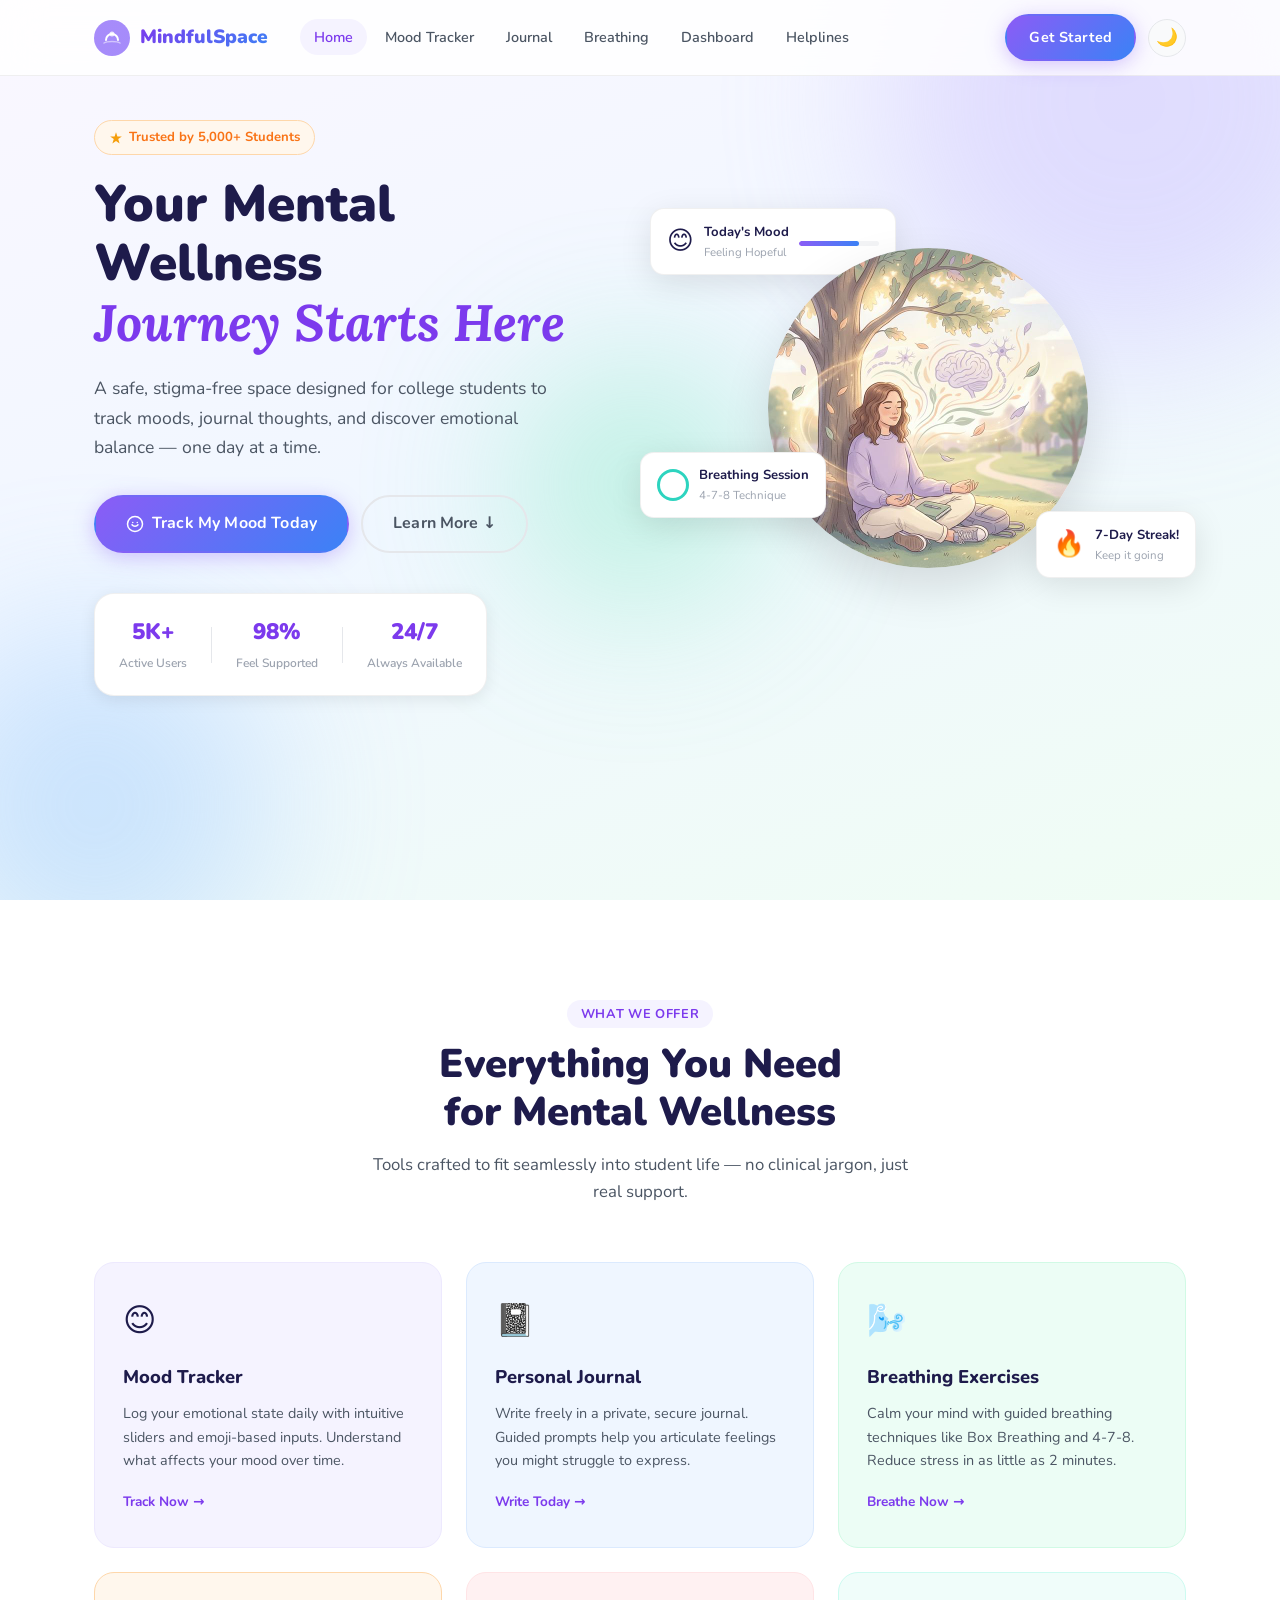
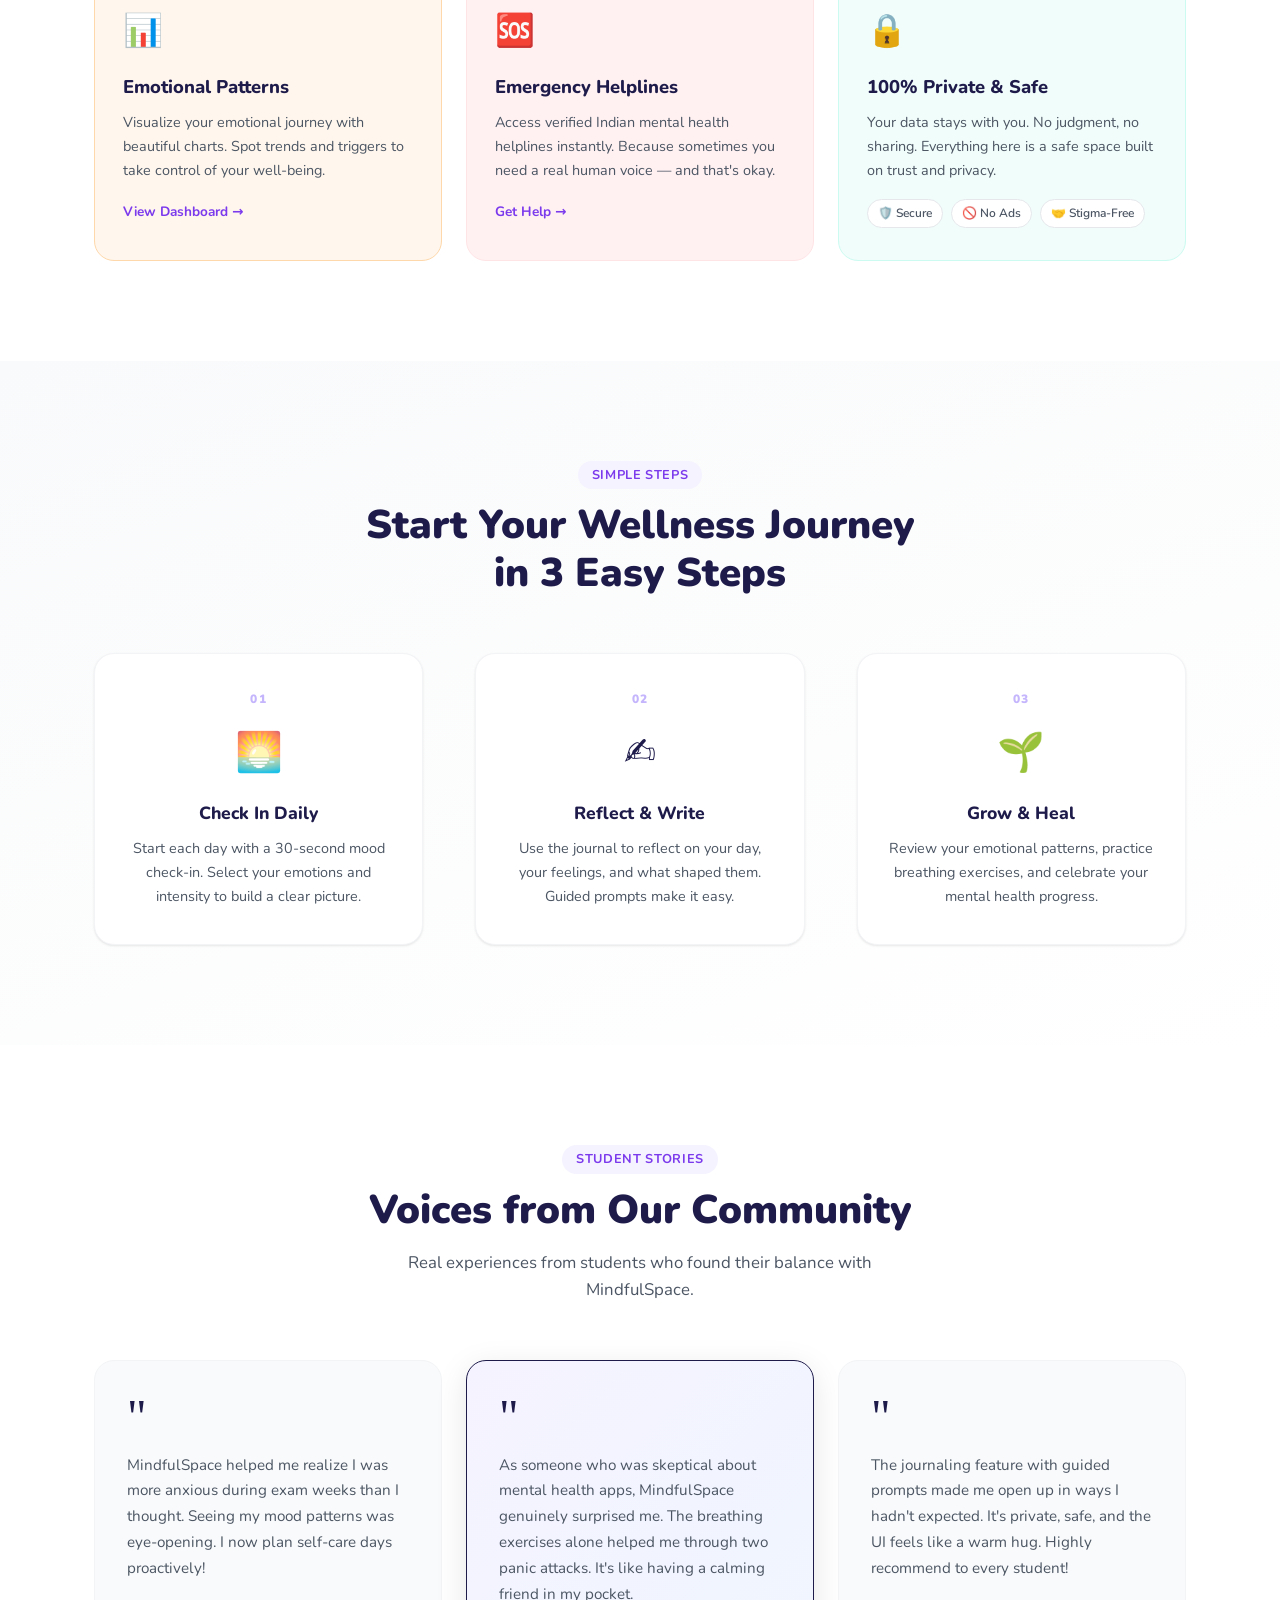
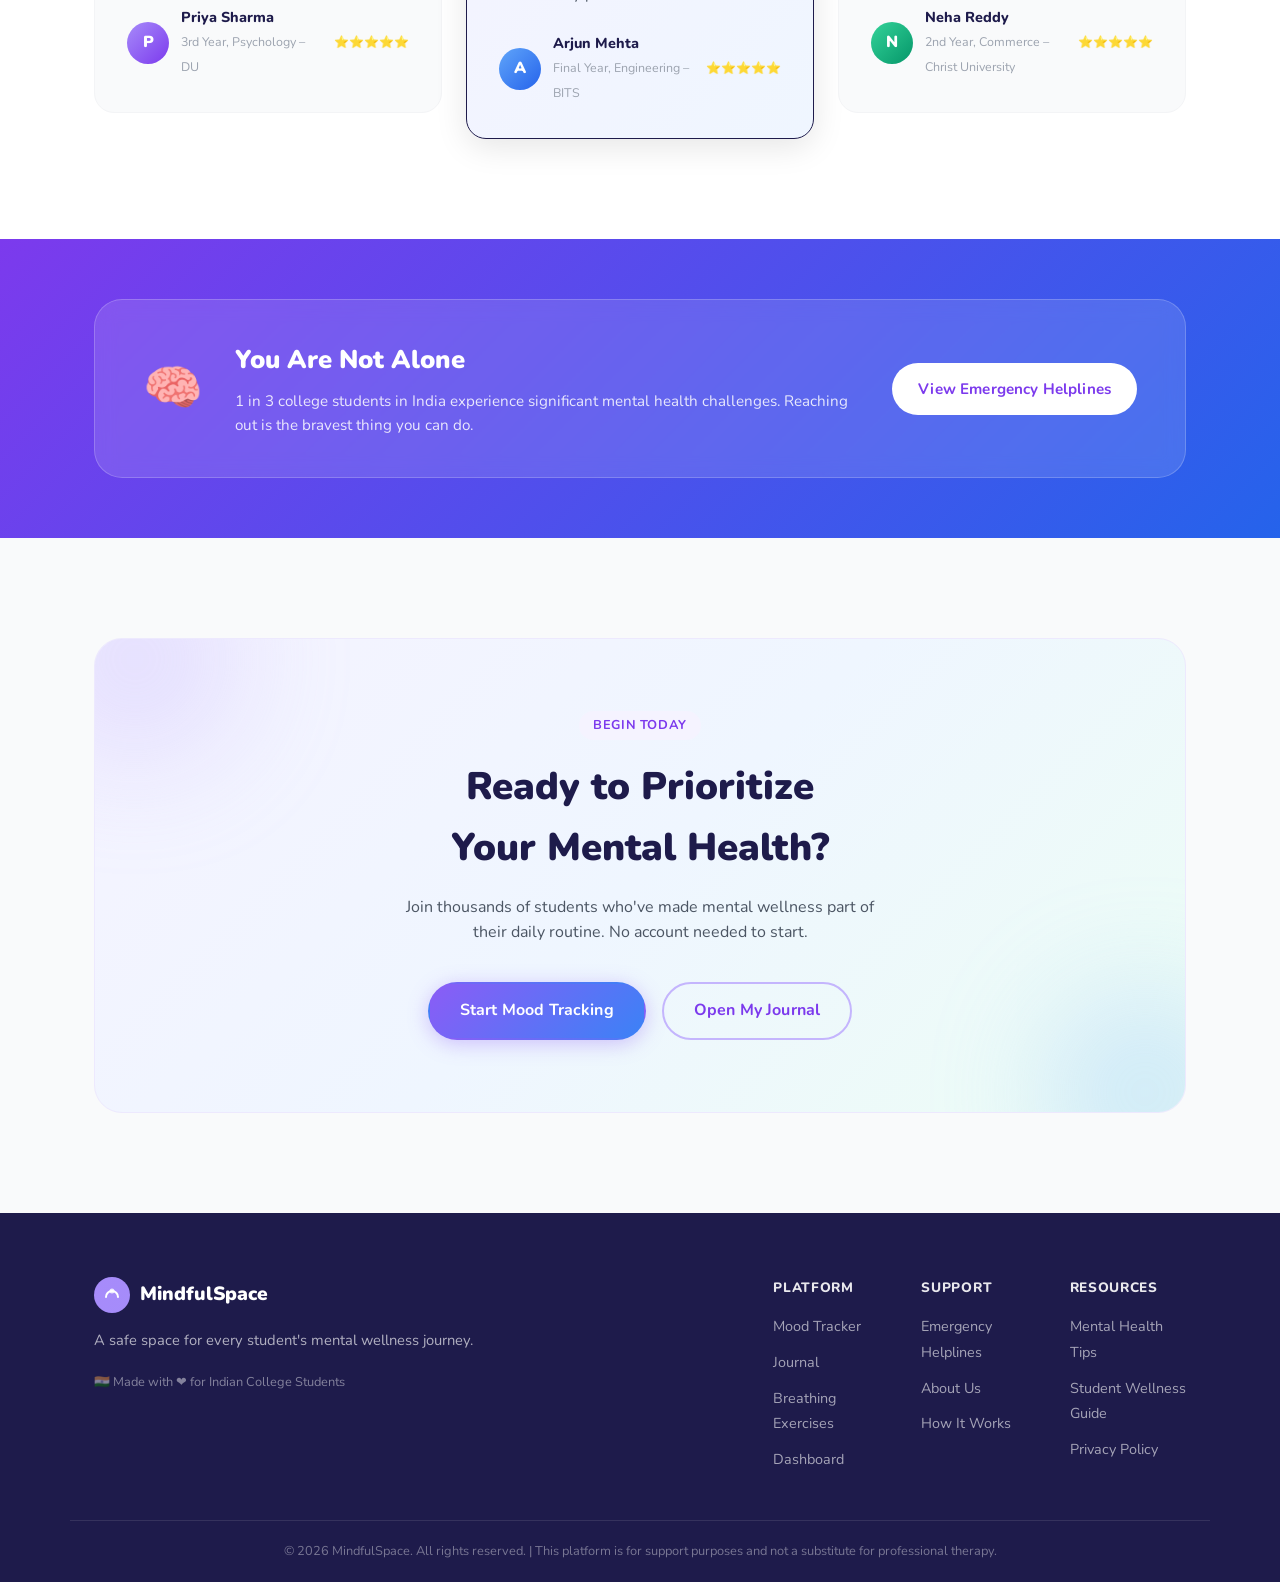
<file: index.html>
﻿<!DOCTYPE html>
<html lang="en">
<head>
  <meta charset="UTF-8" />
  <meta name="viewport" content="width=device-width, initial-scale=1.0" />
  <meta name="description" content="MindfulSpace – A safe, private, and accessible mental health support platform for college students. Track moods, journal your thoughts, and access wellness tools." />
  <title>MindfulSpace – Mental Wellness for College Students</title>
  <link rel="preconnect" href="https://fonts.googleapis.com" />
  <link rel="preconnect" href="https://fonts.gstatic.com" crossorigin />
  <link href="https://fonts.googleapis.com/css2?family=Nunito:wght@300;400;500;600;700;800;900&family=Lora:ital,wght@0,400;0,600;1,400&display=swap" rel="stylesheet" />
  <script>if(localStorage.getItem('msTheme')==='dark')document.documentElement.setAttribute('data-theme','dark');</script>
  <link rel="stylesheet" href="css/style.css" />
</head>
<body>

  <!-- ─── NAVBAR ─── -->
  <nav class="navbar" id="navbar">
    <div class="nav-container">
      <a href="index.html" class="nav-logo">
        <div class="logo-icon">
          <svg viewBox="0 0 36 36" fill="none" xmlns="http://www.w3.org/2000/svg">
            <circle cx="18" cy="18" r="18" fill="url(#logoGrad)"/>
            <path d="M12 20c0-3.314 2.686-6 6-6s6 2.686 6 6" stroke="#fff" stroke-width="2" stroke-linecap="round"/>
            <circle cx="18" cy="14" r="2.5" fill="#fff" opacity="0.8"/>
            <path d="M10 23c1.5-1 4-1.5 8-1.5s6.5.5 8 1.5" stroke="#fff" stroke-width="1.5" stroke-linecap="round" opacity="0.5"/>
            <defs>
              <linearGradient id="logoGrad" x1="0" y1="0" x2="36" y2="36">
                <stop offset="0%" stop-color="#A78BFA"/>
                <stop offset="100%" stop-color="#60A5FA"/>
              </linearGradient>
            </defs>
          </svg>
        </div>
        <span class="logo-text">MindfulSpace</span>
      </a>

      <ul class="nav-links" id="navLinks">
        <li><a href="index.html" class="nav-link active">Home</a></li>
        <li><a href="mood-tracker.html" class="nav-link">Mood Tracker</a></li>
        <li><a href="journal.html" class="nav-link">Journal</a></li>
        <li><a href="breathing.html" class="nav-link">Breathing</a></li>
        <li><a href="dashboard.html" class="nav-link">Dashboard</a></li>
        <li><a href="helplines.html" class="nav-link">Helplines</a></li>
      </ul>

      <div class="nav-actions">
        <a href="mood-tracker.html" class="btn btn-primary nav-cta">Get Started</a>
        <button class="theme-toggle-btn" id="themeToggle" aria-label="Toggle dark mode"></button>
        <button class="hamburger" id="hamburger" aria-label="Toggle menu">
          <span></span><span></span><span></span>
        </button>
      </div>
    </div>
  </nav>

  <!-- ─── HERO ─── -->
  <section class="hero" id="home">
    <div class="hero-bg-shapes">
      <div class="shape shape-1"></div>
      <div class="shape shape-2"></div>
      <div class="shape shape-3"></div>
    </div>
    <div class="container hero-container">
      <div class="hero-content" data-animate="fade-up">
        <span class="hero-badge">
          <svg width="14" height="14" viewBox="0 0 24 24" fill="none"><path d="M12 2l2.4 7.4H22l-6.2 4.5 2.4 7.4L12 17l-6.2 4.3 2.4-7.4L2 9.4h7.6L12 2z" fill="#F59E0B"/></svg>
          Trusted by 5,000+ Students
        </span>
        <h1 class="hero-title">Your Mental Wellness<br/><em>Journey Starts Here</em></h1>
        <p class="hero-subtitle">A safe, stigma-free space designed for college students to track moods, journal thoughts, and discover emotional balance — one day at a time.</p>
        <div class="hero-actions">
          <a href="mood-tracker.html" class="btn btn-primary btn-lg">
            <svg width="18" height="18" viewBox="0 0 24 24" fill="none"><circle cx="12" cy="12" r="10" stroke="white" stroke-width="2"/><path d="M8 13s1.5 2 4 2 4-2 4-2" stroke="white" stroke-width="2" stroke-linecap="round"/><circle cx="9" cy="10" r="1" fill="white"/><circle cx="15" cy="10" r="1" fill="white"/></svg>
            Track My Mood Today
          </a>
          <a href="#features" class="btn btn-ghost btn-lg">Learn More ↓</a>
        </div>
        <div class="hero-stats">
          <div class="stat-item">
            <span class="stat-num">5K+</span>
            <span class="stat-label">Active Users</span>
          </div>
          <div class="stat-divider"></div>
          <div class="stat-item">
            <span class="stat-num">98%</span>
            <span class="stat-label">Feel Supported</span>
          </div>
          <div class="stat-divider"></div>
          <div class="stat-item">
            <span class="stat-num">24/7</span>
            <span class="stat-label">Always Available</span>
          </div>
        </div>
      </div>
      <div class="hero-visual" data-animate="fade-left">
        <div class="hero-card-stack">
          <div class="floating-card card-mood">
            <div class="card-icon">😊</div>
            <div class="card-info">
              <span class="card-title">Today's Mood</span>
              <span class="card-sub">Feeling Hopeful</span>
            </div>
            <div class="mood-bar-mini">
              <div class="mood-fill" style="width:75%"></div>
            </div>
          </div>
          <div class="hero-illustration-wrap">
            <img src="assets/hero-illustration.png" alt="Student finding mental peace" class="hero-img" />
          </div>
          <div class="floating-card card-streak">
            <div class="streak-fire">🔥</div>
            <div class="card-info">
              <span class="card-title">7-Day Streak!</span>
              <span class="card-sub">Keep it going</span>
            </div>
          </div>
          <div class="floating-card card-breath">
            <div class="breath-ring"></div>
            <div class="card-info">
              <span class="card-title">Breathing Session</span>
              <span class="card-sub">4-7-8 Technique</span>
            </div>
          </div>
        </div>
      </div>
    </div>
  </section>

  <!-- ─── FEATURES ─── -->
  <section class="features" id="features">
    <div class="container">
      <div class="section-header" data-animate="fade-up">
        <span class="section-tag">What We Offer</span>
        <h2 class="section-title">Everything You Need<br/>for Mental Wellness</h2>
        <p class="section-subtitle">Tools crafted to fit seamlessly into student life — no clinical jargon, just real support.</p>
      </div>
      <div class="features-grid">

        <a href="mood-tracker.html" class="feature-card feature-card--purple" data-animate="fade-up" data-delay="100">
          <div class="feature-icon-wrap">
            <span class="feature-emoji">😊</span>
          </div>
          <h3>Mood Tracker</h3>
          <p>Log your emotional state daily with intuitive sliders and emoji-based inputs. Understand what affects your mood over time.</p>
          <span class="feature-link">Track Now →</span>
        </a>

        <a href="journal.html" class="feature-card feature-card--blue" data-animate="fade-up" data-delay="200">
          <div class="feature-icon-wrap">
            <span class="feature-emoji">📓</span>
          </div>
          <h3>Personal Journal</h3>
          <p>Write freely in a private, secure journal. Guided prompts help you articulate feelings you might struggle to express.</p>
          <span class="feature-link">Write Today →</span>
        </a>

        <a href="breathing.html" class="feature-card feature-card--green" data-animate="fade-up" data-delay="300">
          <div class="feature-icon-wrap">
            <span class="feature-emoji">🌬️</span>
          </div>
          <h3>Breathing Exercises</h3>
          <p>Calm your mind with guided breathing techniques like Box Breathing and 4-7-8. Reduce stress in as little as 2 minutes.</p>
          <span class="feature-link">Breathe Now →</span>
        </a>

        <a href="dashboard.html" class="feature-card feature-card--peach" data-animate="fade-up" data-delay="400">
          <div class="feature-icon-wrap">
            <span class="feature-emoji">📊</span>
          </div>
          <h3>Emotional Patterns</h3>
          <p>Visualize your emotional journey with beautiful charts. Spot trends and triggers to take control of your well-being.</p>
          <span class="feature-link">View Dashboard →</span>
        </a>

        <a href="helplines.html" class="feature-card feature-card--rose" data-animate="fade-up" data-delay="500">
          <div class="feature-icon-wrap">
            <span class="feature-emoji">🆘</span>
          </div>
          <h3>Emergency Helplines</h3>
          <p>Access verified Indian mental health helplines instantly. Because sometimes you need a real human voice — and that's okay.</p>
          <span class="feature-link">Get Help →</span>
        </a>

        <div class="feature-card feature-card--teal feature-card--highlight" data-animate="fade-up" data-delay="600">
          <div class="feature-icon-wrap">
            <span class="feature-emoji">🔒</span>
          </div>
          <h3>100% Private & Safe</h3>
          <p>Your data stays with you. No judgment, no sharing. Everything here is a safe space built on trust and privacy.</p>
          <div class="privacy-badges">
            <span class="badge">🛡️ Secure</span>
            <span class="badge">🚫 No Ads</span>
            <span class="badge">🤝 Stigma-Free</span>
          </div>
        </div>

      </div>
    </div>
  </section>

  <!-- ─── HOW IT WORKS ─── -->
  <section class="how-it-works">
    <div class="container">
      <div class="section-header" data-animate="fade-up">
        <span class="section-tag">Simple Steps</span>
        <h2 class="section-title">Start Your Wellness Journey<br/>in 3 Easy Steps</h2>
      </div>
      <div class="steps-container">
        <div class="step-card" data-animate="fade-up" data-delay="100">
          <div class="step-number">01</div>
          <div class="step-icon">🌅</div>
          <h3>Check In Daily</h3>
          <p>Start each day with a 30-second mood check-in. Select your emotions and intensity to build a clear picture.</p>
        </div>
        <div class="step-connector"></div>
        <div class="step-card" data-animate="fade-up" data-delay="200">
          <div class="step-number">02</div>
          <div class="step-icon">✍️</div>
          <h3>Reflect & Write</h3>
          <p>Use the journal to reflect on your day, your feelings, and what shaped them. Guided prompts make it easy.</p>
        </div>
        <div class="step-connector"></div>
        <div class="step-card" data-animate="fade-up" data-delay="300">
          <div class="step-number">03</div>
          <div class="step-icon">🌱</div>
          <h3>Grow & Heal</h3>
          <p>Review your emotional patterns, practice breathing exercises, and celebrate your mental health progress.</p>
        </div>
      </div>
    </div>
  </section>

  <!-- ─── TESTIMONIALS ─── -->
  <section class="testimonials">
    <div class="container">
      <div class="section-header" data-animate="fade-up">
        <span class="section-tag">Student Stories</span>
        <h2 class="section-title">Voices from Our Community</h2>
        <p class="section-subtitle">Real experiences from students who found their balance with MindfulSpace.</p>
      </div>
      <div class="testimonials-grid">

        <div class="testimonial-card" data-animate="fade-up" data-delay="100">
          <div class="quote-icon">"</div>
          <p class="testimonial-text">MindfulSpace helped me realize I was more anxious during exam weeks than I thought. Seeing my mood patterns was eye-opening. I now plan self-care days proactively!</p>
          <div class="testimonial-author">
            <div class="author-avatar" style="background: linear-gradient(135deg,#A78BFA,#7C3AED)">P</div>
            <div class="author-info">
              <span class="author-name">Priya Sharma</span>
              <span class="author-detail">3rd Year, Psychology – DU</span>
            </div>
            <div class="stars">⭐⭐⭐⭐⭐</div>
          </div>
        </div>

        <div class="testimonial-card testimonial-card--featured" data-animate="fade-up" data-delay="200">
          <div class="quote-icon">"</div>
          <p class="testimonial-text">As someone who was skeptical about mental health apps, MindfulSpace genuinely surprised me. The breathing exercises alone helped me through two panic attacks. It's like having a calming friend in my pocket.</p>
          <div class="testimonial-author">
            <div class="author-avatar" style="background: linear-gradient(135deg,#60A5FA,#2563EB)">A</div>
            <div class="author-info">
              <span class="author-name">Arjun Mehta</span>
              <span class="author-detail">Final Year, Engineering – BITS</span>
            </div>
            <div class="stars">⭐⭐⭐⭐⭐</div>
          </div>
        </div>

        <div class="testimonial-card" data-animate="fade-up" data-delay="300">
          <div class="quote-icon">"</div>
          <p class="testimonial-text">The journaling feature with guided prompts made me open up in ways I hadn't expected. It's private, safe, and the UI feels like a warm hug. Highly recommend to every student!</p>
          <div class="testimonial-author">
            <div class="author-avatar" style="background: linear-gradient(135deg,#34D399,#059669)">N</div>
            <div class="author-info">
              <span class="author-name">Neha Reddy</span>
              <span class="author-detail">2nd Year, Commerce – Christ University</span>
            </div>
            <div class="stars">⭐⭐⭐⭐⭐</div>
          </div>
        </div>

      </div>
    </div>
  </section>

  <!-- ─── AWARENESS BANNER ─── -->
  <section class="awareness-banner">
    <div class="container awareness-container">
      <div class="awareness-content" data-animate="fade-up">
        <div class="awareness-icon">🧠</div>
        <div class="awareness-text">
          <h2>You Are Not Alone</h2>
          <p>1 in 3 college students in India experience significant mental health challenges. Reaching out is the bravest thing you can do.</p>
        </div>
        <a href="helplines.html" class="btn btn-white">View Emergency Helplines</a>
      </div>
    </div>
  </section>

  <!-- ─── CTA ─── -->
  <section class="cta-section">
    <div class="container">
      <div class="cta-card" data-animate="fade-up">
        <div class="cta-decoration cta-dec-1"></div>
        <div class="cta-decoration cta-dec-2"></div>
        <span class="section-tag">Begin Today</span>
        <h2>Ready to Prioritize<br/>Your Mental Health?</h2>
        <p>Join thousands of students who've made mental wellness part of their daily routine. No account needed to start.</p>
        <div class="cta-actions">
          <a href="mood-tracker.html" class="btn btn-primary btn-lg">Start Mood Tracking</a>
          <a href="journal.html" class="btn btn-outline btn-lg">Open My Journal</a>
        </div>
      </div>
    </div>
  </section>

  <!-- ─── FOOTER ─── -->
  <footer class="footer">
    <div class="container footer-container">
      <div class="footer-brand">
        <a href="index.html" class="nav-logo footer-logo">
          <div class="logo-icon">
            <svg viewBox="0 0 36 36" fill="none" xmlns="http://www.w3.org/2000/svg">
              <circle cx="18" cy="18" r="18" fill="url(#footerLogoGrad)"/>
              <path d="M12 20c0-3.314 2.686-6 6-6s6 2.686 6 6" stroke="#fff" stroke-width="2" stroke-linecap="round"/>
              <circle cx="18" cy="14" r="2.5" fill="#fff" opacity="0.8"/>
              <defs>
                <linearGradient id="footerLogoGrad" x1="0" y1="0" x2="36" y2="36">
                  <stop offset="0%" stop-color="#A78BFA"/>
                  <stop offset="100%" stop-color="#60A5FA"/>
                </linearGradient>
              </defs>
            </svg>
          </div>
          <span class="logo-text">MindfulSpace</span>
        </a>
        <p class="footer-tagline">A safe space for every student's mental wellness journey.</p>
        <div class="footer-note">
          <span>🇮🇳 Made with ❤️ for Indian College Students</span>
        </div>
      </div>
      <div class="footer-links-grid">
        <div class="footer-col">
          <h4>Platform</h4>
          <ul>
            <li><a href="mood-tracker.html">Mood Tracker</a></li>
            <li><a href="journal.html">Journal</a></li>
            <li><a href="breathing.html">Breathing Exercises</a></li>
            <li><a href="dashboard.html">Dashboard</a></li>
          </ul>
        </div>
        <div class="footer-col">
          <h4>Support</h4>
          <ul>
            <li><a href="helplines.html">Emergency Helplines</a></li>
            <li><a href="#features">About Us</a></li>
            <li><a href="#features">How It Works</a></li>
          </ul>
        </div>
        <div class="footer-col">
          <h4>Resources</h4>
          <ul>
            <li><a href="#">Mental Health Tips</a></li>
            <li><a href="#">Student Wellness Guide</a></li>
            <li><a href="#">Privacy Policy</a></li>
          </ul>
        </div>
      </div>
    </div>
    <div class="footer-bottom">
      <div class="container">
        <p>© 2026 MindfulSpace. All rights reserved. | This platform is for support purposes and not a substitute for professional therapy.</p>
      </div>
    </div>
  </footer>

  <script src="js/main.js"></script>
</body>
</html>
</file>
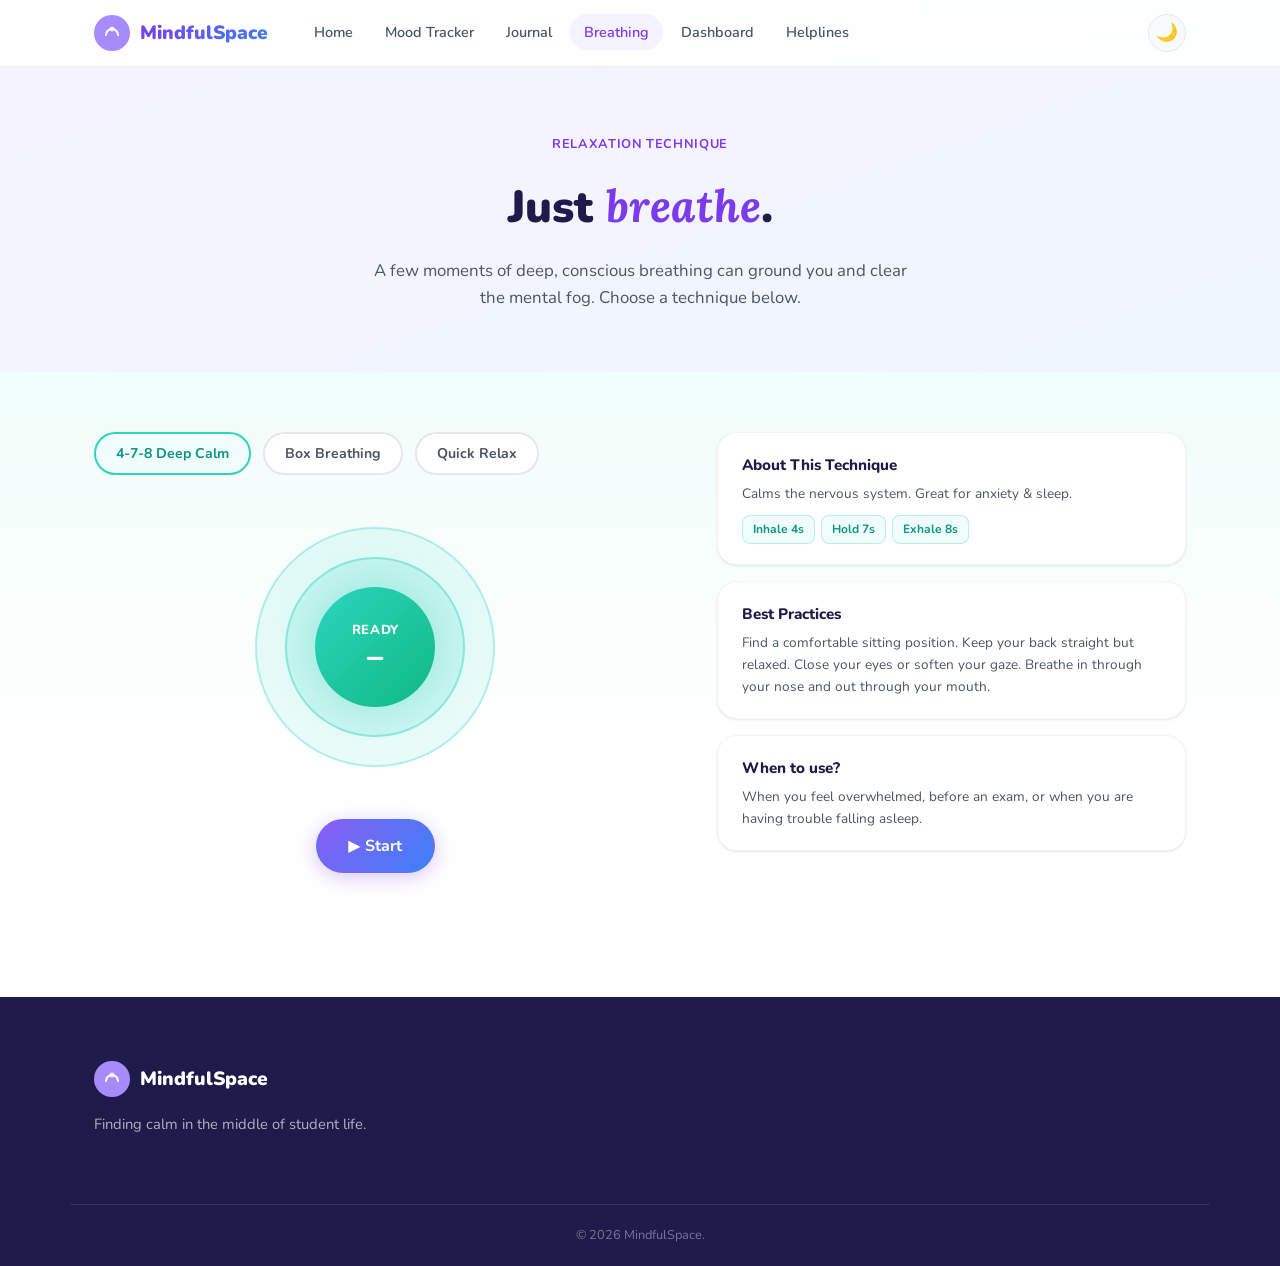
<file: breathing.html>
﻿<!DOCTYPE html>
<html lang="en">
<head>
  <meta charset="UTF-8" />
  <meta name="viewport" content="width=device-width, initial-scale=1.0" />
  <title>Breathing Exercise – MindfulSpace</title>
  <link rel="preconnect" href="https://fonts.googleapis.com" />
  <link rel="preconnect" href="https://fonts.gstatic.com" crossorigin />
  <link href="https://fonts.googleapis.com/css2?family=Nunito:wght@300;400;500;600;700;800;900&family=Lora:ital,wght@0,400;0,600;1,400&display=swap" rel="stylesheet" />
  <script>if(localStorage.getItem('msTheme')==='dark')document.documentElement.setAttribute('data-theme','dark');</script>
  <link rel="stylesheet" href="css/style.css" />
</head>
<body>

  <!-- ─── NAVBAR ─── -->
  <nav class="navbar" id="navbar">
    <div class="nav-container">
      <a href="index.html" class="nav-logo">
        <div class="logo-icon">
          <svg viewBox="0 0 36 36" fill="none" xmlns="http://www.w3.org/2000/svg">
            <circle cx="18" cy="18" r="18" fill="url(#logoGrad)"/>
            <path d="M12 20c0-3.314 2.686-6 6-6s6 2.686 6 6" stroke="#fff" stroke-width="2" stroke-linecap="round"/>
            <circle cx="18" cy="14" r="2.5" fill="#fff" opacity="0.8"/>
            <defs>
              <linearGradient id="logoGrad" x1="0" y1="0" x2="36" y2="36">
                <stop offset="0%" stop-color="#A78BFA"/>
                <stop offset="100%" stop-color="#60A5FA"/>
              </linearGradient>
            </defs>
          </svg>
        </div>
        <span class="logo-text">MindfulSpace</span>
      </a>
      <ul class="nav-links" id="navLinks">
        <li><a href="index.html" class="nav-link">Home</a></li>
        <li><a href="mood-tracker.html" class="nav-link">Mood Tracker</a></li>
        <li><a href="journal.html" class="nav-link">Journal</a></li>
        <li><a href="breathing.html" class="nav-link active">Breathing</a></li>
        <li><a href="dashboard.html" class="nav-link">Dashboard</a></li>
        <li><a href="helplines.html" class="nav-link">Helplines</a></li>
      </ul>
      <div class="nav-actions">
        <button class="theme-toggle-btn" id="themeToggle" aria-label="Toggle dark mode"></button>
        <button class="hamburger" id="hamburger" aria-label="Toggle menu">
          <span></span><span></span><span></span>
        </button>
      </div>
    </div>
  </nav>

  <!-- ─── PAGE HERO ─── -->
  <section class="page-hero">
    <div class="container">
      <span class="section-tag page-hero-tag">Relaxation Technique</span>
      <h1>Just <em>breathe</em>.</h1>
      <p>A few moments of deep, conscious breathing can ground you and clear the mental fog. Choose a technique below.</p>
    </div>
  </section>

  <!-- ─── BREATHING CONTENT ─── -->
  <section class="breathing-page">
    <div class="container">
      <div class="breathing-container">
        
        <div class="breath-left" data-animate="fade-up">
          <div class="breath-techniques">
            <button class="technique-btn active" data-technique="4-7-8">4-7-8 Deep Calm</button>
            <button class="technique-btn" data-technique="box">Box Breathing</button>
            <button class="technique-btn" data-technique="relaxed">Quick Relax</button>
          </div>

          <div class="breath-visualizer">
            <div class="breath-circle-outer"></div>
            <div class="breath-circle-mid"></div>
            <div class="breath-circle-inner">
              <span class="breath-phase" id="breathPhase">READY</span>
              <span class="breath-count" id="breathCount">–</span>
            </div>
          </div>

          <div class="breath-controls">
            <button class="btn btn-primary btn-lg" id="startBreath">▶ Start</button>
          </div>
        </div>

        <div class="breath-right" data-animate="fade-up" data-delay="200">
          <div class="breath-info-cards">
            <div class="breath-info-card">
              <h4>About This Technique</h4>
              <p id="techniqueDesc">Calms the nervous system. Great for anxiety & sleep.</p>
              <div class="breath-pattern" id="breathPattern">
                <span class="pattern-block">Inhale 4s</span>
                <span class="pattern-block">Hold 7s</span>
                <span class="pattern-block">Exhale 8s</span>
              </div>
            </div>

            <div class="breath-info-card">
              <h4>Best Practices</h4>
              <p>Find a comfortable sitting position. Keep your back straight but relaxed. Close your eyes or soften your gaze. Breathe in through your nose and out through your mouth.</p>
            </div>

            <div class="breath-info-card">
              <h4>When to use?</h4>
              <p>When you feel overwhelmed, before an exam, or when you are having trouble falling asleep.</p>
            </div>
          </div>
        </div>

      </div>
    </div>
  </section>

  <!-- ─── FOOTER ─── -->
  <footer class="footer">
    <div class="container footer-container">
      <div class="footer-brand">
        <a href="index.html" class="nav-logo footer-logo">
          <div class="logo-icon">
            <svg viewBox="0 0 36 36" fill="none" xmlns="http://www.w3.org/2000/svg">
              <circle cx="18" cy="18" r="18" fill="url(#footerLogoGrad)"/>
              <path d="M12 20c0-3.314 2.686-6 6-6s6 2.686 6 6" stroke="#fff" stroke-width="2" stroke-linecap="round"/>
              <circle cx="18" cy="14" r="2.5" fill="#fff" opacity="0.8"/>
              <defs>
                <linearGradient id="footerLogoGrad" x1="0" y1="0" x2="36" y2="36">
                  <stop offset="0%" stop-color="#A78BFA"/>
                  <stop offset="100%" stop-color="#60A5FA"/>
                </linearGradient>
              </defs>
            </svg>
          </div>
          <span class="logo-text">MindfulSpace</span>
        </a>
        <p class="footer-tagline">Finding calm in the middle of student life.</p>
      </div>
    </div>
    <div class="footer-bottom">
      <div class="container">
        <p>© 2026 MindfulSpace.</p>
      </div>
    </div>
  </footer>

  <script src="js/main.js"></script>
</body>
</html>
</file>
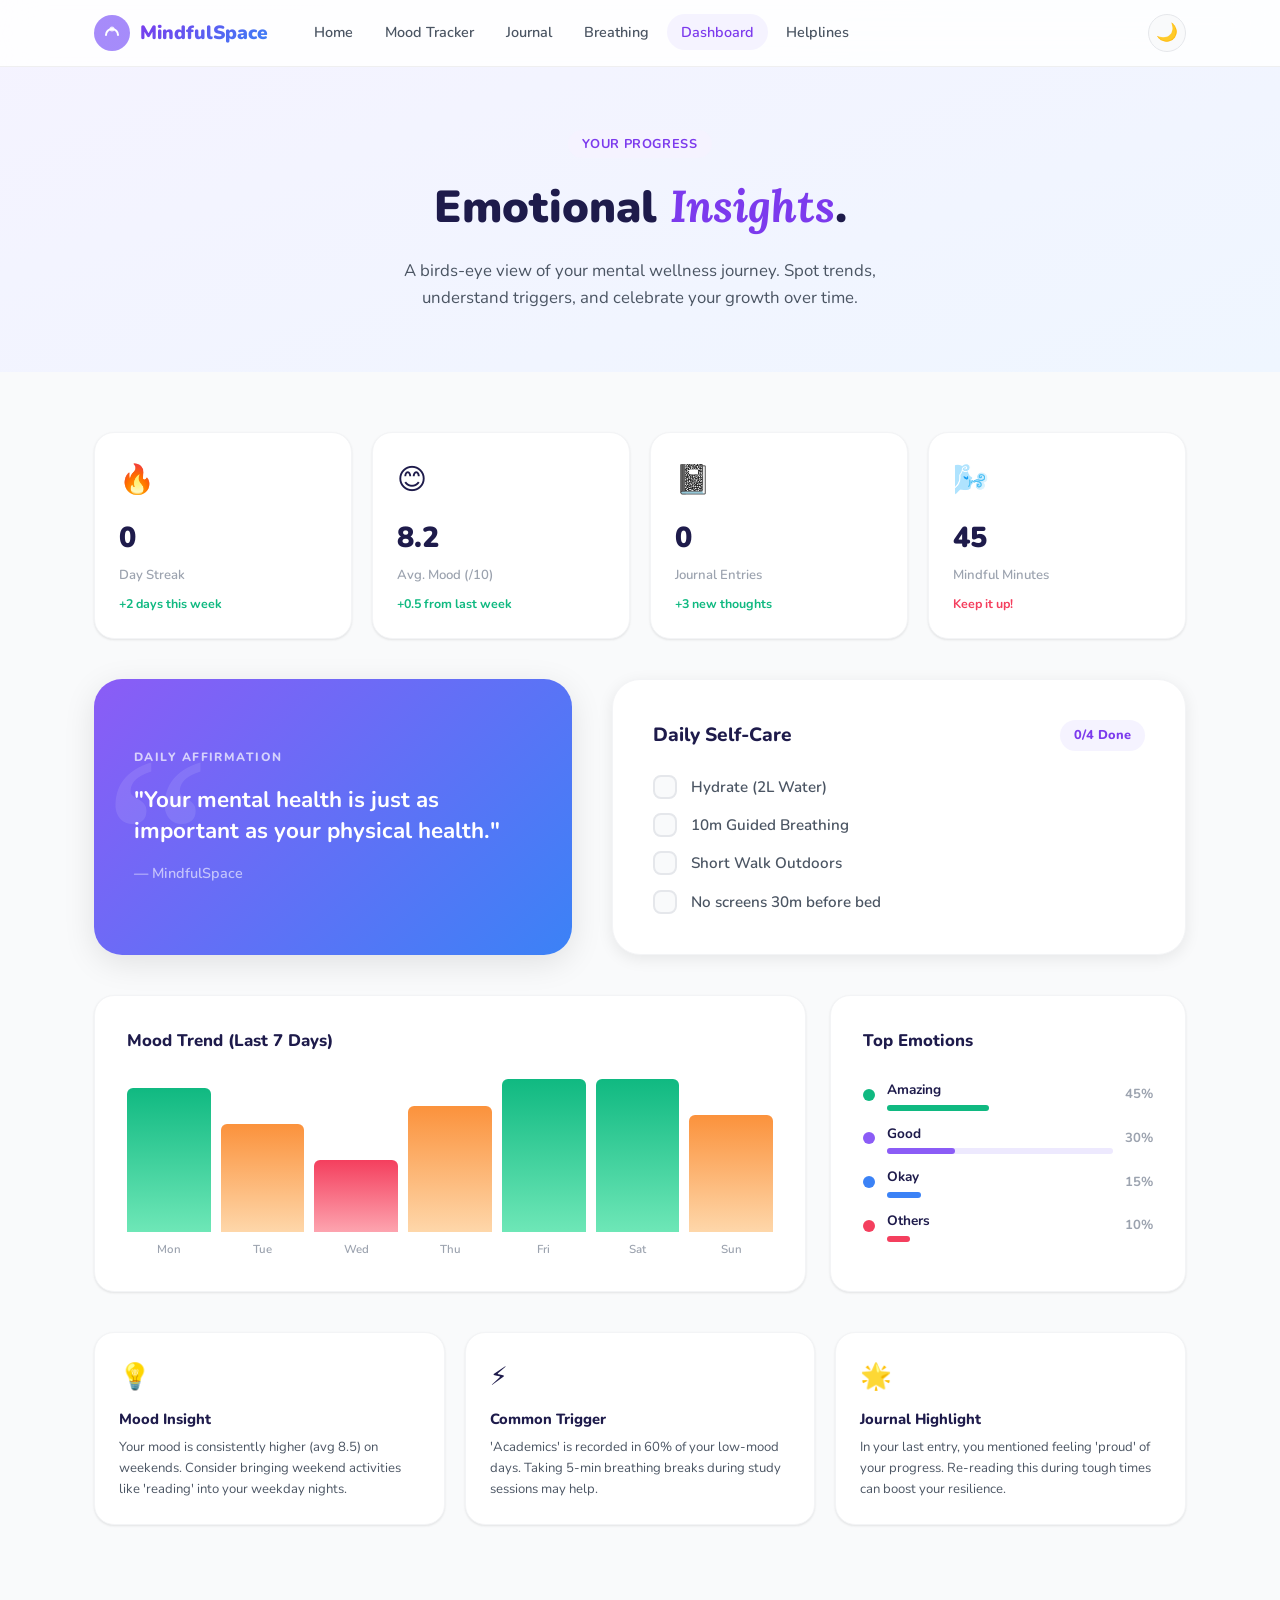
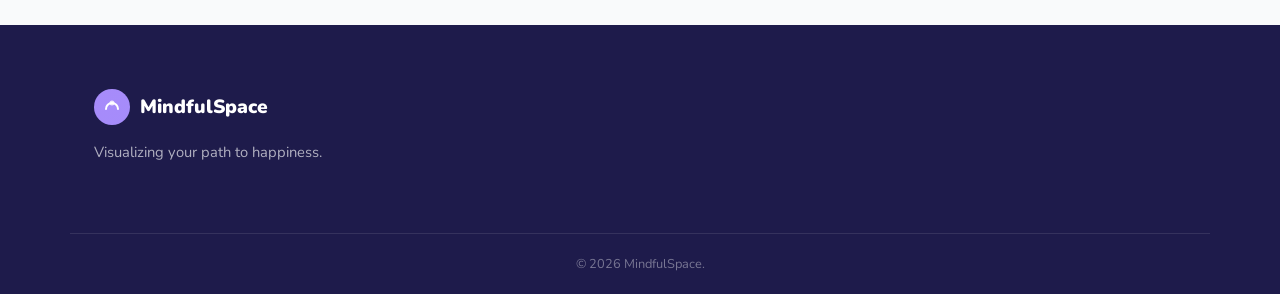
<file: dashboard.html>
﻿<!DOCTYPE html>
<html lang="en">
<head>
  <meta charset="UTF-8" />
  <meta name="viewport" content="width=device-width, initial-scale=1.0" />
  <title>Dashboard – MindfulSpace</title>
  <link rel="preconnect" href="https://fonts.googleapis.com" />
  <link rel="preconnect" href="https://fonts.gstatic.com" crossorigin />
  <link href="https://fonts.googleapis.com/css2?family=Nunito:wght@300;400;500;600;700;800;900&family=Lora:ital,wght@0,400;0,600;1,400&display=swap" rel="stylesheet" />
  <script>if(localStorage.getItem('msTheme')==='dark')document.documentElement.setAttribute('data-theme','dark');</script>
  <link rel="stylesheet" href="css/style.css" />
</head>
<body>

  <!-- ─── NAVBAR ─── -->
  <nav class="navbar" id="navbar">
    <div class="nav-container">
      <a href="index.html" class="nav-logo">
        <div class="logo-icon">
          <svg viewBox="0 0 36 36" fill="none" xmlns="http://www.w3.org/2000/svg">
            <circle cx="18" cy="18" r="18" fill="url(#logoGrad)"/>
            <path d="M12 20c0-3.314 2.686-6 6-6s6 2.686 6 6" stroke="#fff" stroke-width="2" stroke-linecap="round"/>
            <circle cx="18" cy="14" r="2.5" fill="#fff" opacity="0.8"/>
            <defs>
              <linearGradient id="logoGrad" x1="0" y1="0" x2="36" y2="36">
                <stop offset="0%" stop-color="#A78BFA"/>
                <stop offset="100%" stop-color="#60A5FA"/>
              </linearGradient>
            </defs>
          </svg>
        </div>
        <span class="logo-text">MindfulSpace</span>
      </a>
      <ul class="nav-links" id="navLinks">
        <li><a href="index.html" class="nav-link">Home</a></li>
        <li><a href="mood-tracker.html" class="nav-link">Mood Tracker</a></li>
        <li><a href="journal.html" class="nav-link">Journal</a></li>
        <li><a href="breathing.html" class="nav-link">Breathing</a></li>
        <li><a href="dashboard.html" class="nav-link active">Dashboard</a></li>
        <li><a href="helplines.html" class="nav-link">Helplines</a></li>
      </ul>
      <div class="nav-actions">
        <button class="theme-toggle-btn" id="themeToggle" aria-label="Toggle dark mode"></button>
        <button class="hamburger" id="hamburger" aria-label="Toggle menu">
          <span></span><span></span><span></span>
        </button>
      </div>
    </div>
  </nav>

  <!-- ─── PAGE HERO ─── -->
  <section class="page-hero">
    <div class="container">
      <span class="section-tag page-hero-tag">Your Progress</span>
      <h1>Emotional <em>Insights</em>.</h1>
      <p>A birds-eye view of your mental wellness journey. Spot trends, understand triggers, and celebrate your growth over time.</p>
    </div>
  </section>

  <!-- ─── DASHBOARD CONTENT ─── -->
  <section class="dashboard-page">
    <div class="container">
      
      <div class="dashboard-grid" data-animate="fade-up">
        <div class="stat-card">
          <div class="stat-card-icon">🔥</div>
          <div class="stat-card-num" id="statStreak">7</div>
          <div class="stat-card-label">Day Streak</div>
          <div class="stat-card-change up">+2 days this week</div>
        </div>
        <div class="stat-card">
          <div class="stat-card-icon">😊</div>
          <div class="stat-card-num" id="statAvgMood">8.2</div>
          <div class="stat-card-label">Avg. Mood (/10)</div>
          <div class="stat-card-change up">+0.5 from last week</div>
        </div>
        <div class="stat-card">
          <div class="stat-card-icon">📓</div>
          <div class="stat-card-num" id="statJournal">12</div>
          <div class="stat-card-label">Journal Entries</div>
          <div class="stat-card-change up">+3 new thoughts</div>
        </div>
        <div class="stat-card">
          <div class="stat-card-icon">🌬️</div>
          <div class="stat-card-num" id="statBreaths">45</div>
          <div class="stat-card-label">Mindful Minutes</div>
          <div class="stat-card-change down">Keep it up!</div>
        </div>
      </div>
 
       <!-- ─── DAILY WELLNESS HUB ─── -->
       <div class="wellness-hub" data-animate="fade-up" data-delay="100">
         <div class="affirmation-card">
           <div class="hub-tag">Daily Affirmation</div>
           <p id="dailyAffirmation">"Your growth is a journey, not a destination. Celebrate every step."</p>
           <span class="affirmation-author">— MindfulSpace</span>
         </div>
         
         <div class="checklist-card">
           <div class="hub-header">
             <h3>Daily Self-Care</h3>
             <span id="checklistProgress">0/4 Done</span>
           </div>
           <div class="checklist-items">
             <label class="check-item">
               <input type="checkbox" data-habit="water">
               <span class="check-box"></span>
               <span class="check-text">Hydrate (2L Water)</span>
             </label>
             <label class="check-item">
               <input type="checkbox" data-habit="breathe">
               <span class="check-box"></span>
               <span class="check-text">10m Guided Breathing</span>
             </label>
             <label class="check-item">
               <input type="checkbox" data-habit="walk">
               <span class="check-box"></span>
               <span class="check-text">Short Walk Outdoors</span>
             </label>
             <label class="check-item">
               <input type="checkbox" data-habit="sleep">
               <span class="check-box"></span>
               <span class="check-text">No screens 30m before bed</span>
             </label>
           </div>
         </div>
       </div>

      <div class="charts-grid" data-animate="fade-up" data-delay="200">
        <div class="chart-card">
          <h3>Mood Trend (Last 7 Days)</h3>
          <div class="chart-bars" id="moodTrendChart">
            <div class="chart-bar-wrap"><div class="chart-bar mood-high" style="height: 80%;"></div><span class="chart-bar-label">Mon</span></div>
            <div class="chart-bar-wrap"><div class="chart-bar mood-mid" style="height: 60%;"></div><span class="chart-bar-label">Tue</span></div>
            <div class="chart-bar-wrap"><div class="chart-bar mood-low" style="height: 40%;"></div><span class="chart-bar-label">Wed</span></div>
            <div class="chart-bar-wrap"><div class="chart-bar mood-mid" style="height: 70%;"></div><span class="chart-bar-label">Thu</span></div>
            <div class="chart-bar-wrap"><div class="chart-bar mood-high" style="height: 90%;"></div><span class="chart-bar-label">Fri</span></div>
            <div class="chart-bar-wrap"><div class="chart-bar mood-high" style="height: 85%;"></div><span class="chart-bar-label">Sat</span></div>
            <div class="chart-bar-wrap"><div class="chart-bar mood-mid" style="height: 65%;"></div><span class="chart-bar-label">Sun</span></div>
          </div>
        </div>

        <div class="chart-card">
          <h3>Top Emotions</h3>
          <div class="mood-pie">
            <div class="pie-item">
              <div class="pie-dot" style="background: var(--green-500);"></div>
              <div class="pie-item-info">
                <div class="pie-item-label">Amazing</div>
                <div class="pie-bar" style="background: var(--green-100);"><div style="width: 45%; height:100%; background: var(--green-500); border-radius:3px;"></div></div>
              </div>
              <span class="pie-pct">45%</span>
            </div>
            <div class="pie-item">
              <div class="pie-dot" style="background: var(--purple-500);"></div>
              <div class="pie-item-info">
                <div class="pie-item-label">Good</div>
                <div class="pie-bar" style="background: var(--purple-100);"><div style="width: 30%; height:100%; background: var(--purple-500); border-radius:3px;"></div></div>
              </div>
              <span class="pie-pct">30%</span>
            </div>
            <div class="pie-item">
              <div class="pie-dot" style="background: var(--blue-500);"></div>
              <div class="pie-item-info">
                <div class="pie-item-label">Okay</div>
                <div class="pie-bar" style="background: var(--blue-100);"><div style="width: 15%; height:100%; background: var(--blue-500); border-radius:3px;"></div></div>
              </div>
              <span class="pie-pct">15%</span>
            </div>
            <div class="pie-item">
              <div class="pie-dot" style="background: var(--rose-500);"></div>
              <div class="pie-item-info">
                <div class="pie-item-label">Others</div>
                <div class="pie-bar" style="background: var(--rose-100);"><div style="width: 10%; height:100%; background: var(--rose-500); border-radius:3px;"></div></div>
              </div>
              <span class="pie-pct">10%</span>
            </div>
          </div>
        </div>
      </div>

      <div class="insights-grid" data-animate="fade-up" data-delay="300">
        <div class="insight-card">
          <div class="insight-card-icon">💡</div>
          <h4>Mood Insight</h4>
          <p>Your mood is consistently higher (avg 8.5) on weekends. Consider bringing weekend activities like 'reading' into your weekday nights.</p>
        </div>
        <div class="insight-card">
          <div class="insight-card-icon">⚡</div>
          <h4>Common Trigger</h4>
          <p> 'Academics' is recorded in 60% of your low-mood days. Taking 5-min breathing breaks during study sessions may help.</p>
        </div>
        <div class="insight-card">
          <div class="insight-card-icon">🌟</div>
          <h4>Journal Highlight</h4>
          <p>In your last entry, you mentioned feeling 'proud' of your progress. Re-reading this during tough times can boost your resilience.</p>
        </div>
      </div>

    </div>
  </section>

  <!-- ─── FOOTER ─── -->
  <footer class="footer">
    <div class="container footer-container">
      <div class="footer-brand">
        <a href="index.html" class="nav-logo footer-logo">
          <div class="logo-icon">
            <svg viewBox="0 0 36 36" fill="none" xmlns="http://www.w3.org/2000/svg">
              <circle cx="18" cy="18" r="18" fill="url(#footerLogoGrad)"/>
              <path d="M12 20c0-3.314 2.686-6 6-6s6 2.686 6 6" stroke="#fff" stroke-width="2" stroke-linecap="round"/>
              <circle cx="18" cy="14" r="2.5" fill="#fff" opacity="0.8"/>
              <defs>
                <linearGradient id="footerLogoGrad" x1="0" y1="0" x2="36" y2="36">
                  <stop offset="0%" stop-color="#A78BFA"/>
                  <stop offset="100%" stop-color="#60A5FA"/>
                </linearGradient>
              </defs>
            </svg>
          </div>
          <span class="logo-text">MindfulSpace</span>
        </a>
        <p class="footer-tagline">Visualizing your path to happiness.</p>
      </div>
    </div>
    <div class="footer-bottom">
      <div class="container">
        <p>© 2026 MindfulSpace.</p>
      </div>
    </div>
  </footer>

  <script src="js/main.js"></script>
</body>
</html>
</file>
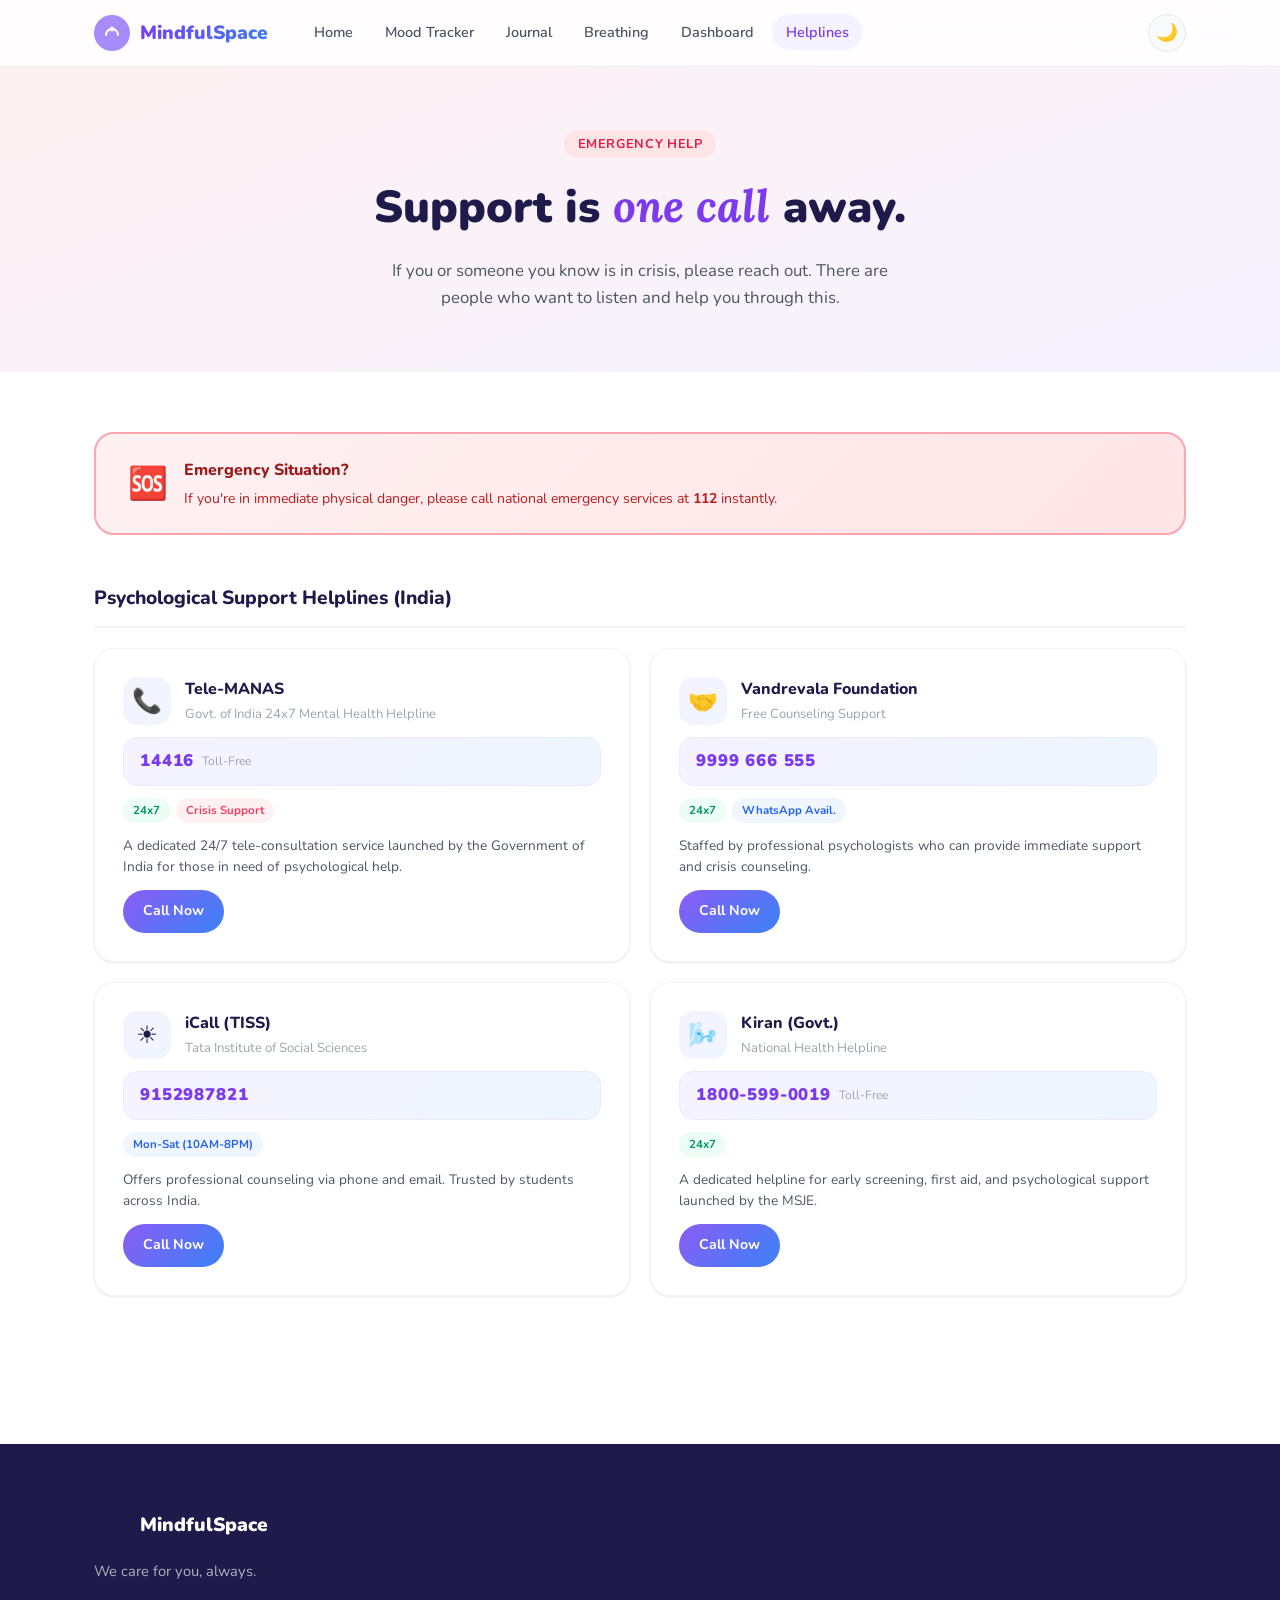
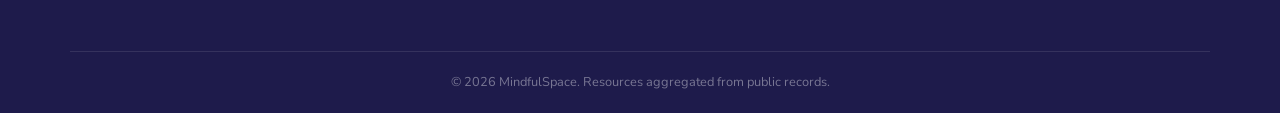
<file: helplines.html>
﻿<!DOCTYPE html>
<html lang="en">
<head>
  <meta charset="UTF-8" />
  <meta name="viewport" content="width=device-width, initial-scale=1.0" />
  <title>Emergency Helplines – MindfulSpace</title>
  <link rel="preconnect" href="https://fonts.googleapis.com" />
  <link rel="preconnect" href="https://fonts.gstatic.com" crossorigin />
  <link href="https://fonts.googleapis.com/css2?family=Nunito:wght@300;400;500;600;700;800;900&family=Lora:ital,wght@0,400;0,600;1,400&display=swap" rel="stylesheet" />
  <script>if(localStorage.getItem('msTheme')==='dark')document.documentElement.setAttribute('data-theme','dark');</script>
  <link rel="stylesheet" href="css/style.css" />
</head>
<body>

  <!-- ─── NAVBAR ─── -->
  <nav class="navbar" id="navbar">
    <div class="nav-container">
      <a href="index.html" class="nav-logo">
        <div class="logo-icon">
          <svg viewBox="0 0 36 36" fill="none" xmlns="http://www.w3.org/2000/svg">
            <circle cx="18" cy="18" r="18" fill="url(#logoGrad)"/>
            <path d="M12 20c0-3.314 2.686-6 6-6s6 2.686 6 6" stroke="#fff" stroke-width="2" stroke-linecap="round"/>
            <circle cx="18" cy="14" r="2.5" fill="#fff" opacity="0.8"/>
            <defs>
              <linearGradient id="logoGrad" x1="0" y1="0" x2="36" y2="36">
                <stop offset="0%" stop-color="#A78BFA"/>
                <stop offset="100%" stop-color="#60A5FA"/>
              </linearGradient>
            </defs>
          </svg>
        </div>
        <span class="logo-text">MindfulSpace</span>
      </a>
      <ul class="nav-links" id="navLinks">
        <li><a href="index.html" class="nav-link">Home</a></li>
        <li><a href="mood-tracker.html" class="nav-link">Mood Tracker</a></li>
        <li><a href="journal.html" class="nav-link">Journal</a></li>
        <li><a href="breathing.html" class="nav-link">Breathing</a></li>
        <li><a href="dashboard.html" class="nav-link">Dashboard</a></li>
        <li><a href="helplines.html" class="nav-link active">Helplines</a></li>
      </ul>
      <div class="nav-actions">
        <button class="theme-toggle-btn" id="themeToggle" aria-label="Toggle dark mode"></button>
        <button class="hamburger" id="hamburger" aria-label="Toggle menu">
          <span></span><span></span><span></span>
        </button>
      </div>
    </div>
  </nav>

  <!-- ─── PAGE HERO ─── -->
  <section class="page-hero" style="background: linear-gradient(160deg, #FFF1F2 0%, #F5F3FF 100%);">
    <div class="container">
      <span class="section-tag page-hero-tag" style="background:#FFE4E6; color:#E11D48;">Emergency Help</span>
      <h1>Support is <em>one call</em> away.</h1>
      <p>If you or someone you know is in crisis, please reach out. There are people who want to listen and help you through this.</p>
    </div>
  </section>

  <!-- ─── HELPLINES CONTENT ─── -->
  <section class="helplines-page">
    <div class="container">
      
      <div class="urgency-banner" data-animate="fade-up">
        <div class="urgency-icon">🆘</div>
        <div class="urgency-text">
          <h3>Emergency Situation?</h3>
          <p>If you're in immediate physical danger, please call national emergency services at <strong>112</strong> instantly.</p>
        </div>
      </div>

      <div class="helpline-cat" data-animate="fade-up">
        <h2>Psychological Support Helplines (India)</h2>
        <div class="helpline-grid">
          
          <div class="helpline-card">
            <div class="helpline-card-header">
              <div class="helpline-logo">📞</div>
              <div class="helpline-org">
                <div class="helpline-name">Tele-MANAS</div>
                <div class="helpline-desc">Govt. of India 24x7 Mental Health Helpline</div>
              </div>
            </div>
            <div class="helpline-number">
              <span>14416</span>
              <small>Toll-Free</small>
            </div>
            <div class="helpline-tags">
              <span class="htag available">24x7</span>
              <span class="htag crisis">Crisis Support</span>
            </div>
            <p style="font-size:0.85rem; color:var(--text-secondary);">A dedicated 24/7 tele-consultation service launched by the Government of India for those in need of psychological help.</p>
            <a href="tel:14416" class="call-btn">Call Now</a>
          </div>

          <div class="helpline-card">
            <div class="helpline-card-header">
              <div class="helpline-logo">🤝</div>
              <div class="helpline-org">
                <div class="helpline-name">Vandrevala Foundation</div>
                <div class="helpline-desc">Free Counseling Support</div>
              </div>
            </div>
            <div class="helpline-number">
              <span>9999 666 555</span>
            </div>
            <div class="helpline-tags">
              <span class="htag available">24x7</span>
              <span class="htag chat">WhatsApp Avail.</span>
            </div>
            <p style="font-size:0.85rem; color:var(--text-secondary);">Staffed by professional psychologists who can provide immediate support and crisis counseling.</p>
            <a href="tel:+919999666555" class="call-btn">Call Now</a>
          </div>

          <div class="helpline-card">
            <div class="helpline-card-header">
              <div class="helpline-logo">☀️</div>
              <div class="helpline-org">
                <div class="helpline-name">iCall (TISS)</div>
                <div class="helpline-desc">Tata Institute of Social Sciences</div>
              </div>
            </div>
            <div class="helpline-number">
              <span>9152987821</span>
            </div>
            <div class="helpline-tags">
              <span class="htag chat">Mon-Sat (10AM-8PM)</span>
            </div>
            <p style="font-size:0.85rem; color:var(--text-secondary);">Offers professional counseling via phone and email. Trusted by students across India.</p>
            <a href="tel:+919152987821" class="call-btn">Call Now</a>
          </div>

          <div class="helpline-card">
            <div class="helpline-card-header">
              <div class="helpline-logo">🌬️</div>
              <div class="helpline-org">
                <div class="helpline-name">Kiran (Govt.)</div>
                <div class="helpline-desc">National Health Helpline</div>
              </div>
            </div>
            <div class="helpline-number">
              <span>1800-599-0019</span>
              <small>Toll-Free</small>
            </div>
            <div class="helpline-tags">
              <span class="htag available">24x7</span>
            </div>
            <p style="font-size:0.85rem; color:var(--text-secondary);">A dedicated helpline for early screening, first aid, and psychological support launched by the MSJE.</p>
            <a href="tel:18005990019" class="call-btn">Call Now</a>
          </div>

        </div>
      </div>

    </div>
  </section>

  <!-- ─── FOOTER ─── -->
  <footer class="footer">
    <div class="container footer-container">
      <div class="footer-brand">
        <a href="index.html" class="nav-logo footer-logo">
          <div class="logo-icon">
            <svg viewBox="0 0 36 36" fill="none" xmlns="http://www.w3.org/2000/svg">
              <circle cx="18" cy="18" r="18" fill="url(#footerLogoGrad)"/>
            </svg>
          </div>
          <span class="logo-text">MindfulSpace</span>
        </a>
        <p class="footer-tagline">We care for you, always.</p>
      </div>
    </div>
    <div class="footer-bottom">
      <div class="container">
        <p>© 2026 MindfulSpace. Resources aggregated from public records.</p>
      </div>
    </div>
  </footer>

  <script src="js/main.js"></script>
</body>
</html>
</file>
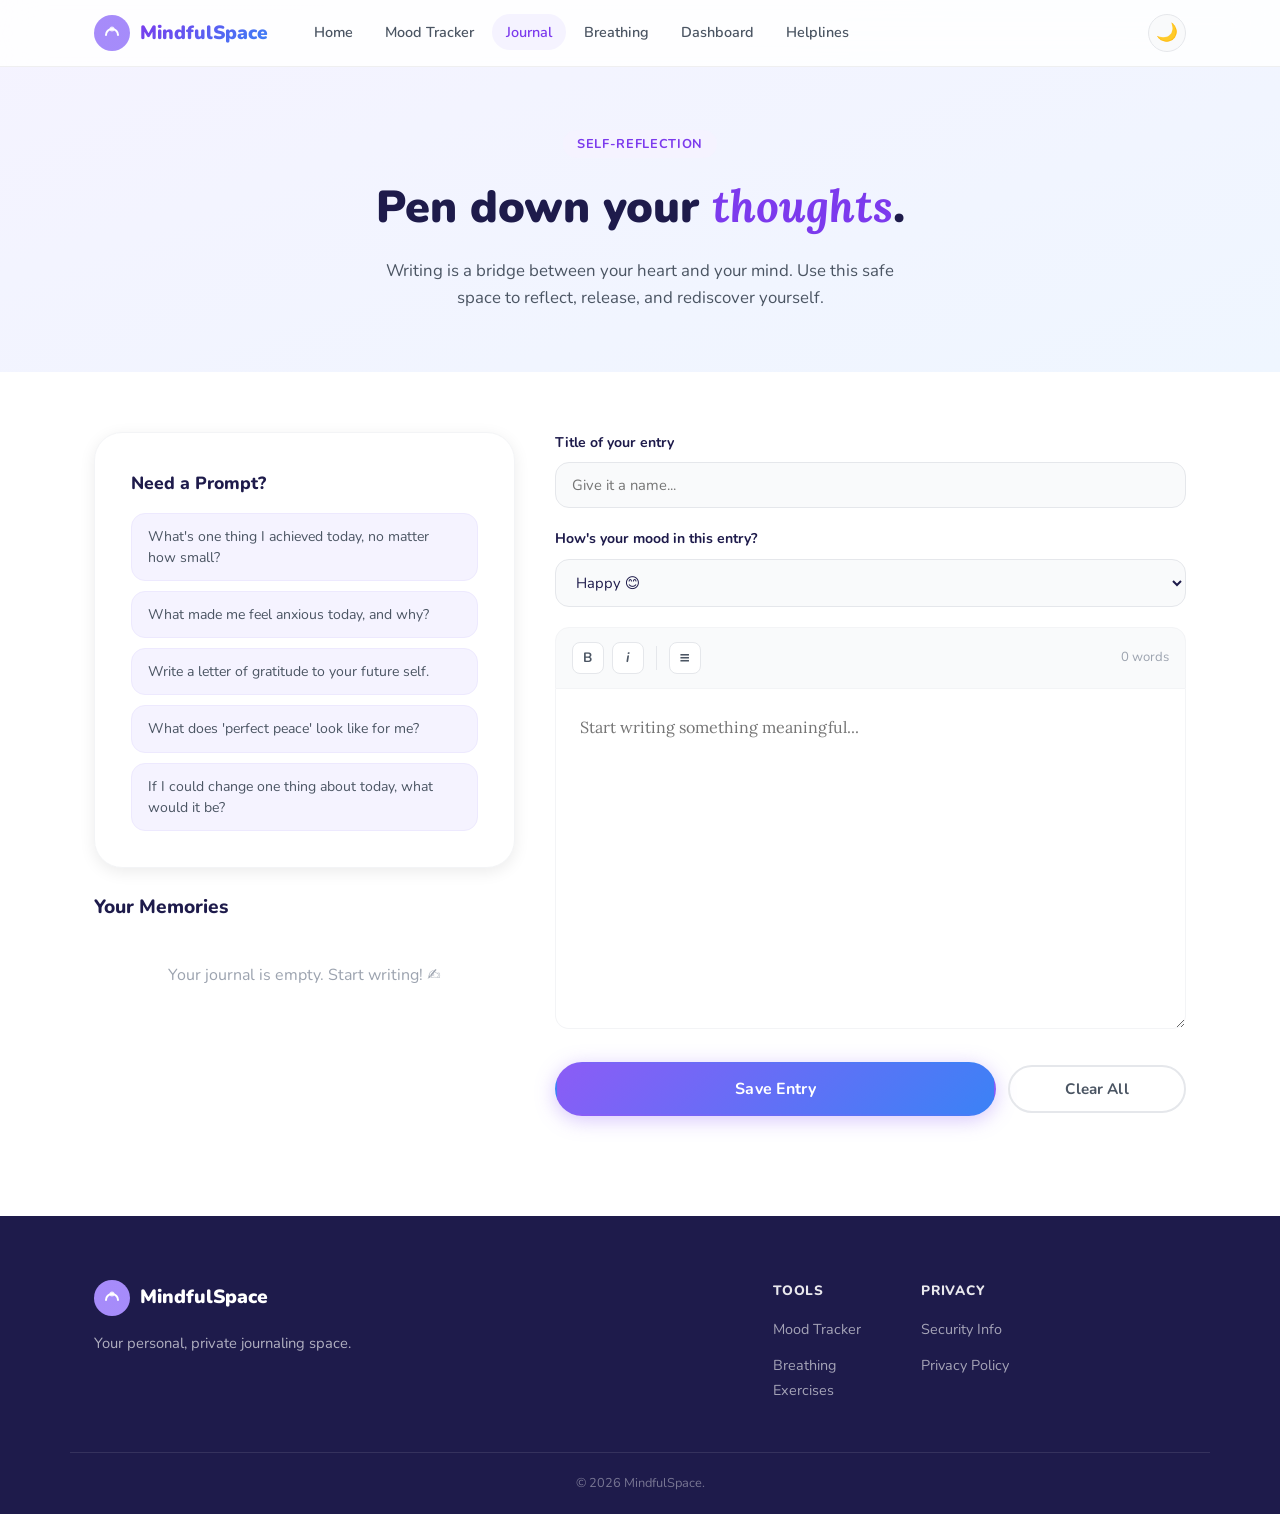
<file: journal.html>
﻿<!DOCTYPE html>
<html lang="en">
<head>
  <meta charset="UTF-8" />
  <meta name="viewport" content="width=device-width, initial-scale=1.0" />
  <title>Journal – MindfulSpace</title>
  <link rel="preconnect" href="https://fonts.googleapis.com" />
  <link rel="preconnect" href="https://fonts.gstatic.com" crossorigin />
  <link href="https://fonts.googleapis.com/css2?family=Nunito:wght@300;400;500;600;700;800;900&family=Lora:ital,wght@0,400;0,600;1,400&display=swap" rel="stylesheet" />
  <script>if(localStorage.getItem('msTheme')==='dark')document.documentElement.setAttribute('data-theme','dark');</script>
  <link rel="stylesheet" href="css/style.css" />
</head>
<body>

  <!-- ─── NAVBAR ─── -->
  <nav class="navbar" id="navbar">
    <div class="nav-container">
      <a href="index.html" class="nav-logo">
        <div class="logo-icon">
          <svg viewBox="0 0 36 36" fill="none" xmlns="http://www.w3.org/2000/svg">
            <circle cx="18" cy="18" r="18" fill="url(#logoGrad)"/>
            <path d="M12 20c0-3.314 2.686-6 6-6s6 2.686 6 6" stroke="#fff" stroke-width="2" stroke-linecap="round"/>
            <circle cx="18" cy="14" r="2.5" fill="#fff" opacity="0.8"/>
            <defs>
              <linearGradient id="logoGrad" x1="0" y1="0" x2="36" y2="36">
                <stop offset="0%" stop-color="#A78BFA"/>
                <stop offset="100%" stop-color="#60A5FA"/>
              </linearGradient>
            </defs>
          </svg>
        </div>
        <span class="logo-text">MindfulSpace</span>
      </a>
      <ul class="nav-links" id="navLinks">
        <li><a href="index.html" class="nav-link">Home</a></li>
        <li><a href="mood-tracker.html" class="nav-link">Mood Tracker</a></li>
        <li><a href="journal.html" class="nav-link active">Journal</a></li>
        <li><a href="breathing.html" class="nav-link">Breathing</a></li>
        <li><a href="dashboard.html" class="nav-link">Dashboard</a></li>
        <li><a href="helplines.html" class="nav-link">Helplines</a></li>
      </ul>
      <div class="nav-actions">
        <button class="theme-toggle-btn" id="themeToggle" aria-label="Toggle dark mode"></button>
        <button class="hamburger" id="hamburger" aria-label="Toggle menu">
          <span></span><span></span><span></span>
        </button>
      </div>
    </div>
  </nav>

  <!-- ─── PAGE HERO ─── -->
  <section class="page-hero">
    <div class="container">
      <span class="section-tag page-hero-tag">Self-reflection</span>
      <h1>Pen down your <em>thoughts</em>.</h1>
      <p>Writing is a bridge between your heart and your mind. Use this safe space to reflect, release, and rediscover yourself.</p>
    </div>
  </section>

  <!-- ─── JOURNAL CONTENT ─── -->
  <section class="journal-page">
    <div class="container">
      <div class="journal-grid">
        
        <aside class="journal-sidebar" data-animate="fade-up">
          <div class="journal-card">
            <h3>Need a Prompt?</h3>
            <div class="prompt-list" id="promptList">
              <div class="prompt-item">What's one thing I achieved today, no matter how small?</div>
              <div class="prompt-item">What made me feel anxious today, and why?</div>
              <div class="prompt-item">Write a letter of gratitude to your future self.</div>
              <div class="prompt-item">What does 'perfect peace' look like for me?</div>
              <div class="prompt-item">If I could change one thing about today, what would it be?</div>
            </div>
          </div>

          <div class="journal-entries">
            <h2>Your Memories</h2>
            <div id="journalEntriesList">
              <!-- Journal entries injected by JS -->
            </div>
          </div>
        </aside>

        <div class="journal-editor" data-animate="fade-up" data-delay="200">
          <form id="journalForm">
            <div class="form-group">
              <label class="form-label" for="journalTitle">Title of your entry</label>
              <input type="text" id="journalTitle" class="form-input" placeholder="Give it a name...">
            </div>

            <div class="form-group">
              <label class="form-label" for="journalMood">How's your mood in this entry?</label>
              <select id="journalMood" class="form-select">
                <option value="😊">Happy 😊</option>
                <option value="😐">Neutral 😐</option>
                <option value="😢">Sad 😢</option>
                <option value="😰">Anxious 😰</option>
                <option value="🤩">Energetic 🤩</option>
              </select>
            </div>

            <div class="journal-editor-wrap">
              <div class="journal-toolbar">
                <button type="button" class="toolbar-btn" title="Bold">B</button>
                <button type="button" class="toolbar-btn" title="Italic"><em>i</em></button>
                <div class="toolbar-sep"></div>
                <button type="button" class="toolbar-btn" title="Bullets">≡</button>
                <div class="journal-word-count" id="wordCount">0 words</div>
              </div>
              <textarea id="journalText" class="journal-textarea" placeholder="Start writing something meaningful..."></textarea>
            </div>

            <div class="journal-actions" style="display: flex; gap: 12px; margin-top: 24px;">
              <button type="submit" class="btn btn-primary btn-lg" style="flex: 3; justify-content: center;">Save Entry</button>
              <button type="reset" class="btn btn-ghost" id="journalReset" style="flex: 1; justify-content: center;">Clear All</button>
            </div>
          </form>
        </div>

      </div>
    </div>
  </section>

  <!-- ─── FOOTER ─── -->
  <footer class="footer">
    <div class="container footer-container">
      <div class="footer-brand">
        <a href="index.html" class="nav-logo footer-logo">
          <div class="logo-icon">
            <svg viewBox="0 0 36 36" fill="none" xmlns="http://www.w3.org/2000/svg">
              <circle cx="18" cy="18" r="18" fill="url(#footerLogoGrad)"/>
              <path d="M12 20c0-3.314 2.686-6 6-6s6 2.686 6 6" stroke="#fff" stroke-width="2" stroke-linecap="round"/>
              <circle cx="18" cy="14" r="2.5" fill="#fff" opacity="0.8"/>
              <defs>
                <linearGradient id="footerLogoGrad" x1="0" y1="0" x2="36" y2="36">
                  <stop offset="0%" stop-color="#A78BFA"/>
                  <stop offset="100%" stop-color="#60A5FA"/>
                </linearGradient>
              </defs>
            </svg>
          </div>
          <span class="logo-text">MindfulSpace</span>
        </a>
        <p class="footer-tagline">Your personal, private journaling space.</p>
      </div>
      <div class="footer-links-grid">
        <div class="footer-col">
          <h4>Tools</h4>
          <ul>
            <li><a href="mood-tracker.html">Mood Tracker</a></li>
            <li><a href="breathing.html">Breathing Exercises</a></li>
          </ul>
        </div>
        <div class="footer-col">
          <h4>Privacy</h4>
          <ul>
            <li><a href="#">Security Info</a></li>
            <li><a href="#">Privacy Policy</a></li>
          </ul>
        </div>
      </div>
    </div>
    <div class="footer-bottom">
      <div class="container">
        <p>© 2026 MindfulSpace.</p>
      </div>
    </div>
  </footer>

  <script src="js/main.js"></script>
</body>
</html>
</file>
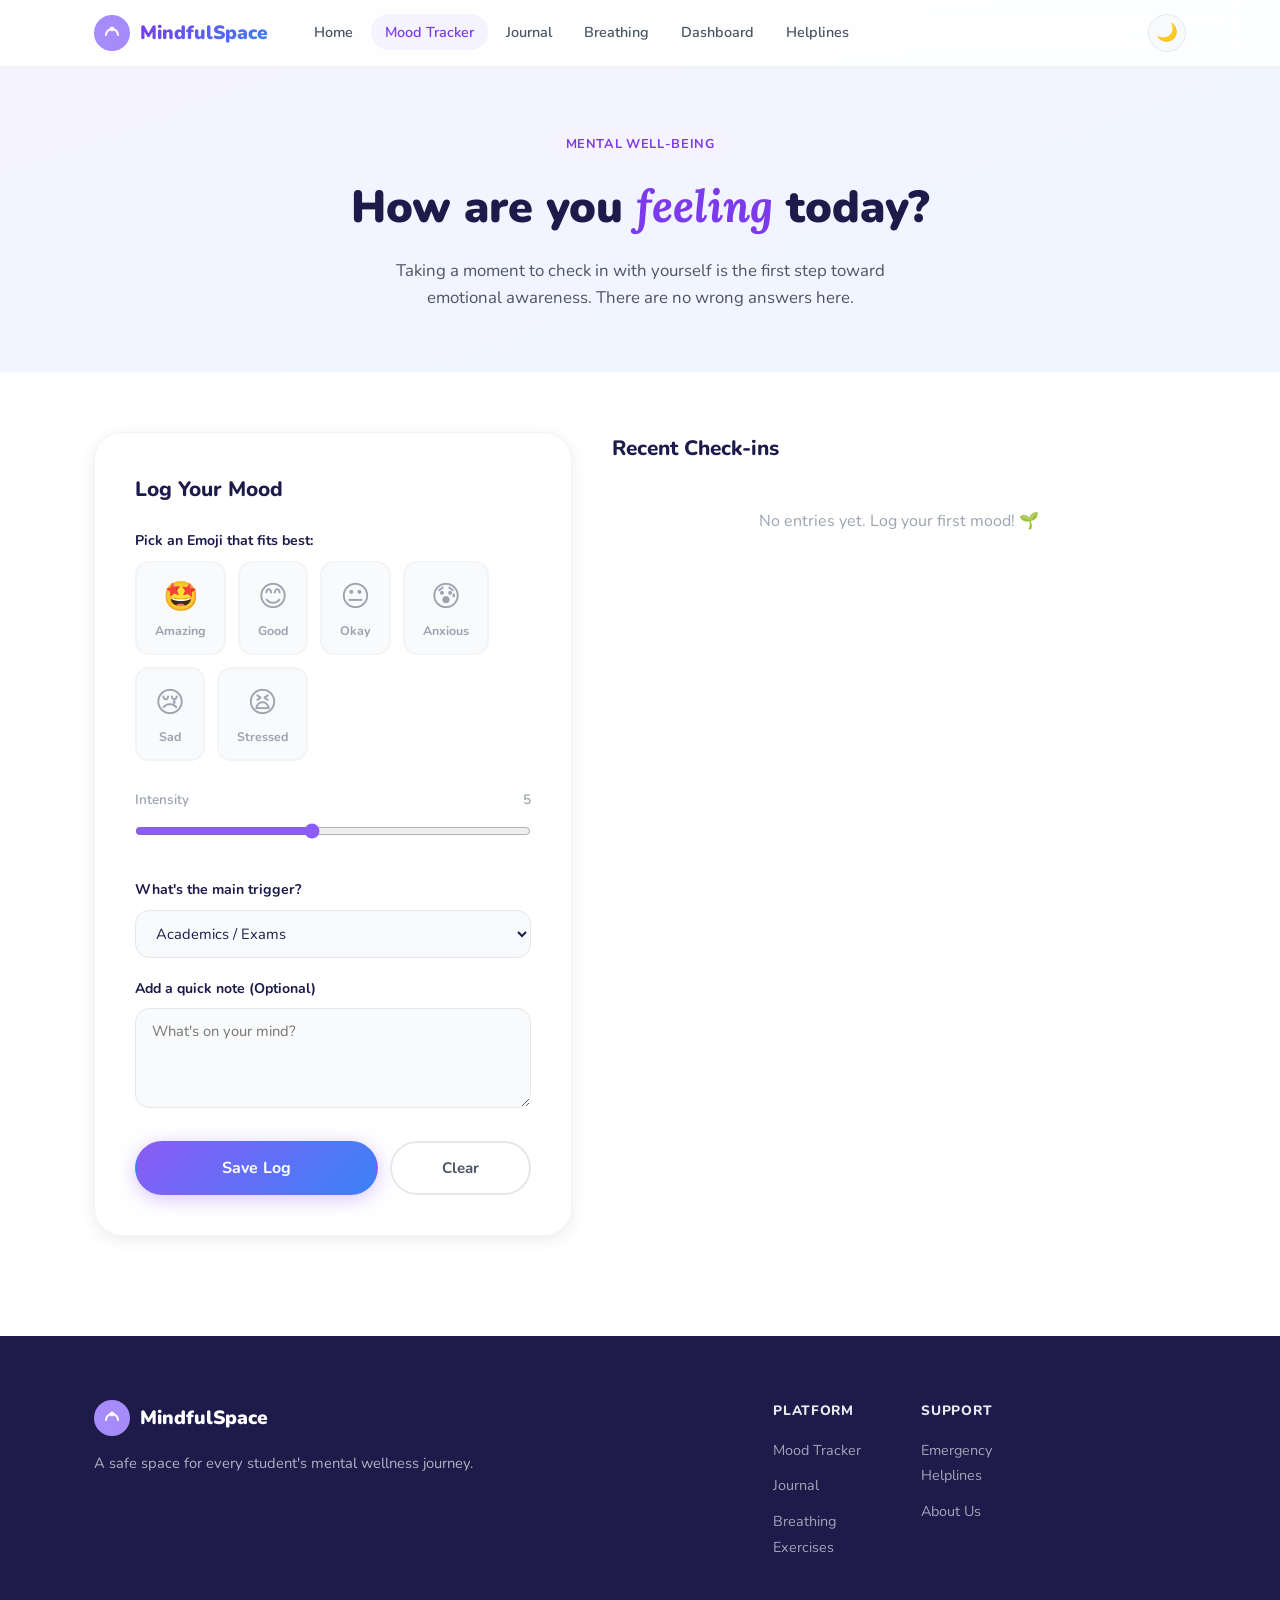
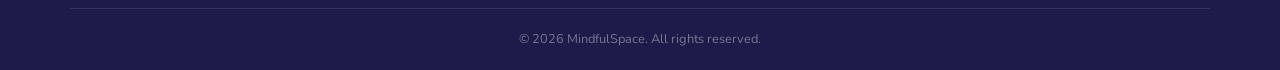
<file: mood-tracker.html>
﻿<!DOCTYPE html>
<html lang="en">
<head>
  <meta charset="UTF-8" />
  <meta name="viewport" content="width=device-width, initial-scale=1.0" />
  <title>Mood Tracker – MindfulSpace</title>
  <link rel="preconnect" href="https://fonts.googleapis.com" />
  <link rel="preconnect" href="https://fonts.gstatic.com" crossorigin />
  <link href="https://fonts.googleapis.com/css2?family=Nunito:wght@300;400;500;600;700;800;900&family=Lora:ital,wght@0,400;0,600;1,400&display=swap" rel="stylesheet" />
  <script>if(localStorage.getItem('msTheme')==='dark')document.documentElement.setAttribute('data-theme','dark');</script>
  <link rel="stylesheet" href="css/style.css" />
</head>
<body>

  <!-- ─── NAVBAR ─── -->
  <nav class="navbar" id="navbar">
    <div class="nav-container">
      <a href="index.html" class="nav-logo">
        <div class="logo-icon">
          <svg viewBox="0 0 36 36" fill="none" xmlns="http://www.w3.org/2000/svg">
            <circle cx="18" cy="18" r="18" fill="url(#logoGrad)"/>
            <path d="M12 20c0-3.314 2.686-6 6-6s6 2.686 6 6" stroke="#fff" stroke-width="2" stroke-linecap="round"/>
            <circle cx="18" cy="14" r="2.5" fill="#fff" opacity="0.8"/>
            <defs>
              <linearGradient id="logoGrad" x1="0" y1="0" x2="36" y2="36">
                <stop offset="0%" stop-color="#A78BFA"/>
                <stop offset="100%" stop-color="#60A5FA"/>
              </linearGradient>
            </defs>
          </svg>
        </div>
        <span class="logo-text">MindfulSpace</span>
      </a>
      <ul class="nav-links" id="navLinks">
        <li><a href="index.html" class="nav-link">Home</a></li>
        <li><a href="mood-tracker.html" class="nav-link active">Mood Tracker</a></li>
        <li><a href="journal.html" class="nav-link">Journal</a></li>
        <li><a href="breathing.html" class="nav-link">Breathing</a></li>
        <li><a href="dashboard.html" class="nav-link">Dashboard</a></li>
        <li><a href="helplines.html" class="nav-link">Helplines</a></li>
      </ul>
      <div class="nav-actions">
        <button class="theme-toggle-btn" id="themeToggle" aria-label="Toggle dark mode"></button>
        <button class="hamburger" id="hamburger" aria-label="Toggle menu">
          <span></span><span></span><span></span>
        </button>
      </div>
    </div>
  </nav>

  <!-- ─── PAGE HERO ─── -->
  <section class="page-hero">
    <div class="container">
      <span class="section-tag page-hero-tag">Mental Well-being</span>
      <h1>How are you <em>feeling</em> today?</h1>
      <p>Taking a moment to check in with yourself is the first step toward emotional awareness. There are no wrong answers here.</p>
    </div>
  </section>

  <!-- ─── MOOD CONTENT ─── -->
  <section class="mood-page">
    <div class="container">
      <div class="mood-grid">
        
        <div class="mood-card" data-animate="fade-up">
          <h2>Log Your Mood</h2>
          <form id="moodForm">
            <div class="form-group">
              <label class="form-label">Pick an Emoji that fits best:</label>
              <div class="mood-emojis">
                <button type="button" class="mood-emoji-btn" data-label="Amazing" data-val="10"><span class="emoji">🤩</span><span>Amazing</span></button>
                <button type="button" class="mood-emoji-btn" data-label="Good" data-val="8"><span class="emoji">😊</span><span>Good</span></button>
                <button type="button" class="mood-emoji-btn" data-label="Neutral" data-val="5"><span class="emoji">😐</span><span>Okay</span></button>
                <button type="button" class="mood-emoji-btn" data-label="Anxious" data-val="3"><span class="emoji">😰</span><span>Anxious</span></button>
                <button type="button" class="mood-emoji-btn" data-label="Sad" data-val="2"><span class="emoji">😢</span><span>Sad</span></button>
                <button type="button" class="mood-emoji-btn" data-label="Stressed" data-val="1"><span class="emoji">😫</span><span>Stressed</span></button>
              </div>
            </div>

            <div class="form-group">
              <div class="mood-label">
                <span>Intensity</span>
                <span id="moodSliderVal">5</span>
              </div>
              <input type="range" id="moodIntensity" class="mood-slider" min="1" max="10" value="5">
            </div>

            <div class="form-group">
              <label class="form-label" for="moodTrigger">What's the main trigger?</label>
              <select id="moodTrigger" class="form-select">
                <option value="academics">Academics / Exams</option>
                <option value="social">Social / Friends</option>
                <option value="family">Family</option>
                <option value="health">Health / Sleep</option>
                <option value="personal">Personal Growth</option>
                <option value="unknown">Not sure</option>
              </select>
            </div>

            <div class="form-group">
              <label class="form-label" for="moodNote">Add a quick note (Optional)</label>
              <textarea id="moodNote" class="form-textarea" placeholder="What's on your mind?"></textarea>
            </div>

            <div class="form-actions" style="display: flex; gap: 12px; margin-top: 24px;">
              <button type="submit" class="btn btn-primary btn-lg" style="flex: 2; justify-content: center;">Save Log</button>
              <button type="reset" class="btn btn-ghost" id="resetMood" style="flex: 1; justify-content: center;">Clear</button>
            </div>
          </form>
        </div>

        <div class="mood-history" data-animate="fade-up" data-delay="200">
          <h2>Recent Check-ins</h2>
          <div id="moodHistoryList">
            <!-- Entries injected by JS -->
          </div>
        </div>

      </div>
    </div>
  </section>

  <!-- ─── FOOTER ─── -->
  <footer class="footer">
    <div class="container footer-container">
      <div class="footer-brand">
        <a href="index.html" class="nav-logo footer-logo">
          <div class="logo-icon">
            <svg viewBox="0 0 36 36" fill="none" xmlns="http://www.w3.org/2000/svg">
              <circle cx="18" cy="18" r="18" fill="url(#footerLogoGrad)"/>
              <path d="M12 20c0-3.314 2.686-6 6-6s6 2.686 6 6" stroke="#fff" stroke-width="2" stroke-linecap="round"/>
              <circle cx="18" cy="14" r="2.5" fill="#fff" opacity="0.8"/>
              <defs>
                <linearGradient id="footerLogoGrad" x1="0" y1="0" x2="36" y2="36">
                  <stop offset="0%" stop-color="#A78BFA"/>
                  <stop offset="100%" stop-color="#60A5FA"/>
                </linearGradient>
              </defs>
            </svg>
          </div>
          <span class="logo-text">MindfulSpace</span>
        </a>
        <p class="footer-tagline">A safe space for every student's mental wellness journey.</p>
      </div>
      <div class="footer-links-grid">
        <div class="footer-col">
          <h4>Platform</h4>
          <ul>
            <li><a href="mood-tracker.html">Mood Tracker</a></li>
            <li><a href="journal.html">Journal</a></li>
            <li><a href="breathing.html">Breathing Exercises</a></li>
          </ul>
        </div>
        <div class="footer-col">
          <h4>Support</h4>
          <ul>
            <li><a href="helplines.html">Emergency Helplines</a></li>
            <li><a href="index.html#features">About Us</a></li>
          </ul>
        </div>
      </div>
    </div>
    <div class="footer-bottom">
      <div class="container">
        <p>© 2026 MindfulSpace. All rights reserved.</p>
      </div>
    </div>
  </footer>

  <script src="js/main.js"></script>
</body>
</html>
</file>
<file: css/style.css>
/* ================================================
   MINDFULSPACE – MAIN STYLESHEET
   Light Theme | Calm & Vibrant
================================================ */

/* ─── TOKENS ─── */
:root {
  --purple-50:  #F5F3FF;
  --purple-100: #EDE9FE;
  --purple-300: #C4B5FD;
  --purple-500: #8B5CF6;
  --purple-600: #7C3AED;

  --blue-50:  #EFF6FF;
  --blue-300: #93C5FD;
  --blue-500: #3B82F6;
  --blue-600: #2563EB;

  --green-50:  #ECFDF5;
  --green-300: #6EE7B7;
  --green-500: #10B981;
  --green-600: #059669;

  --peach-50:  #FFF7ED;
  --peach-200: #FED7AA;
  --peach-400: #FB923C;
  --peach-500: #F97316;

  --rose-50:  #FFF1F2;
  --rose-300: #FDA4AF;
  --rose-500: #F43F5E;

  --teal-50:  #F0FDFA;
  --teal-400: #2DD4BF;
  --teal-600: #0D9488;

  --gray-50:  #F9FAFB;
  --gray-100: #F3F4F6;
  --gray-200: #E5E7EB;
  --gray-300: #D1D5DB;
  --gray-400: #9CA3AF;
  --gray-500: #6B7280;
  --gray-700: #374151;
  --gray-800: #1F2937;
  --gray-900: #111827;

  --white: #FFFFFF;
  --text-primary: #1E1B4B;
  --text-secondary: #4B5563;
  --text-muted: #9CA3AF;

  --border-light: rgba(0,0,0,0.06);
  --shadow-sm: 0 1px 3px rgba(0,0,0,0.06), 0 1px 2px rgba(0,0,0,0.04);
  --shadow-md: 0 4px 16px rgba(0,0,0,0.08);
  --shadow-lg: 0 8px 32px rgba(0,0,0,0.10);
  --shadow-xl: 0 20px 48px rgba(0,0,0,0.12);

  --radius-sm: 8px;
  --radius-md: 14px;
  --radius-lg: 20px;
  --radius-xl: 28px;
  --radius-full: 9999px;

  --font-sans: 'Nunito', system-ui, sans-serif;
  --font-serif: 'Lora', Georgia, serif;

  --transition: 0.25s cubic-bezier(0.4,0,0.2,1);
  --transition-slow: 0.45s cubic-bezier(0.4,0,0.2,1);
}

/* ─── DARK THEME ─── */
[data-theme="dark"] {
  --white:          #0F172A;
  --gray-50:        #1E293B;
  --gray-100:       #263248;
  --gray-200:       #344160;
  --gray-300:       #475569;
  --gray-400:       #64748B;
  --gray-500:       #94A3B8;
  --gray-700:       #CBD5E1;
  --gray-800:       #E2E8F0;
  --gray-900:       #F1F5F9;

  --purple-50:  #2E1065;
  --purple-100: #3B0764;
  --purple-300: #7C3AED;

  --blue-50:  #172554;
  --blue-300: #1D4ED8;

  --green-50:  #052E16;
  --teal-50:   #042F2E;
  --peach-50:  #431407;
  --rose-50:   #4C0519;

  --text-primary:   #F1F5F9;
  --text-secondary: #CBD5E1;
  --text-muted:     #64748B;

  --border-light:  rgba(255,255,255,0.07);
  --shadow-sm:  0 1px 3px rgba(0,0,0,0.4),  0 1px 2px rgba(0,0,0,0.3);
  --shadow-md:  0 4px 16px rgba(0,0,0,0.5);
  --shadow-lg:  0 8px 32px rgba(0,0,0,0.6);
  --shadow-xl:  0 20px 48px rgba(0,0,0,0.7);
}

/* Dark-specific background overrides (sections that use hard-coded colors) */
[data-theme="dark"] body { background: #0F172A; }
[data-theme="dark"] .hero { background: linear-gradient(160deg, #0D0B1E 0%, #111827 50%, #0A1628 100%) !important; }
[data-theme="dark"] .hero-stats { background: #1E293B; }
[data-theme="dark"] .floating-card { background: #1E293B; }
[data-theme="dark"] .features { background: #0F172A; }
[data-theme="dark"] .feature-card { border-color: #263248 !important; }
[data-theme="dark"] .feature-card--purple { background: rgba(139,92,246,0.1); }
[data-theme="dark"] .feature-card--blue   { background: rgba(59,130,246,0.1); }
[data-theme="dark"] .feature-card--green  { background: rgba(16,185,129,0.1); }
[data-theme="dark"] .feature-card--peach  { background: rgba(251,146,60,0.1); }
[data-theme="dark"] .feature-card--rose   { background: rgba(244,63,94,0.1); }
[data-theme="dark"] .feature-card--teal   { background: rgba(45,212,191,0.1); }
[data-theme="dark"] .how-it-works { background: #0F172A; }
[data-theme="dark"] .testimonials { background: #0F172A; }
[data-theme="dark"] .testimonial-card { background: #1E293B; border-color: #263248; }
[data-theme="dark"] .testimonial-card--featured { background: linear-gradient(135deg,rgba(139,92,246,0.2),rgba(59,130,246,0.15)); border-color: rgba(139,92,246,0.3); }
[data-theme="dark"] .step-card { background: #1E293B; border-color: #263248; }
[data-theme="dark"] .cta-section { background: #0F172A; }
[data-theme="dark"] .cta-card { background: linear-gradient(135deg,rgba(139,92,246,0.15),rgba(59,130,246,0.12),rgba(16,185,129,0.1)); border-color: rgba(139,92,246,0.25); }
[data-theme="dark"] .navbar { background: rgba(15,23,42,0.92) !important; box-shadow: 0 1px 0 rgba(255,255,255,0.06); }
[data-theme="dark"] .nav-links { background: #0F172A; border-bottom-color: #263248; }
[data-theme="dark"] .page-hero { background: linear-gradient(160deg,#1E1B4B 0%,#172554 100%) !important; }
[data-theme="dark"] .mood-card, [data-theme="dark"] .chart-card, [data-theme="dark"] .journal-card, [data-theme="dark"] .checklist-card, [data-theme="dark"] .insight-card, [data-theme="dark"] .breath-info-card { background: #1E293B; border-color: #263248; }
[data-theme="dark"] .stat-card { background: #1E293B; border-color: #263248; }
[data-theme="dark"] .helpline-card { background: #1E293B; border-color: #263248; }
[data-theme="dark"] .mood-entry { background: #1E293B; border-color: #263248; }
[data-theme="dark"] .mood-entry:hover { background: rgba(139,92,246,0.12); border-color: rgba(139,92,246,0.3); }
[data-theme="dark"] .journal-entry-card { background: #1E293B; border-color: #263248; }
[data-theme="dark"] .journal-entry-card:hover { background: rgba(139,92,246,0.12); border-color: rgba(139,92,246,0.3); }
[data-theme="dark"] .mood-emoji-btn { background: #263248; border-color: #344160; color: #CBD5E1; }
[data-theme="dark"] .mood-emoji-btn:hover { background: rgba(139,92,246,0.2); border-color: rgba(139,92,246,0.5); }
[data-theme="dark"] .form-input, [data-theme="dark"] .form-textarea, [data-theme="dark"] .form-select { background: #0F172A; border-color: #344160; color: #F1F5F9; }
[data-theme="dark"] .form-input:focus, [data-theme="dark"] .form-textarea:focus, [data-theme="dark"] .form-select:focus { background: #0F172A; border-color: rgba(139,92,246,0.5); }
[data-theme="dark"] .journal-textarea { background: #0F172A; border-color: #344160; color: #F1F5F9; }
[data-theme="dark"] .journal-textarea:focus { border-color: rgba(139,92,246,0.4); }
[data-theme="dark"] .journal-toolbar { background: #263248; border-color: #344160; }
[data-theme="dark"] .toolbar-btn { background: #1E293B; border-color: #344160; color: #CBD5E1; }
[data-theme="dark"] .toolbar-btn:hover { background: rgba(139,92,246,0.2); }
[data-theme="dark"] .prompt-item { background: rgba(139,92,246,0.12); border-color: rgba(139,92,246,0.2); color: #CBD5E1; }
[data-theme="dark"] .prompt-item:hover { background: rgba(139,92,246,0.22); }
[data-theme="dark"] .footer { background: #020617; }
[data-theme="dark"] .footer-col a { color: rgba(255,255,255,0.5); }
[data-theme="dark"] .dashboard-page { background: #0F172A; }
[data-theme="dark"] .helplines-page { background: #0F172A; }
[data-theme="dark"] .mood-page { background: #0F172A; }
[data-theme="dark"] .journal-page { background: #0F172A; }
[data-theme="dark"] .badge { background: #263248; border-color: #344160; color: #CBD5E1; }
[data-theme="dark"] .breathing-page { background: linear-gradient(180deg, rgba(5,30,30,0.8) 0%, #0F172A 60%); }
[data-theme="dark"] .technique-btn { background: #1E293B; border-color: #344160; color: #CBD5E1; }
[data-theme="dark"] .technique-btn.active, [data-theme="dark"] .technique-btn:hover { background: rgba(45,212,191,0.15); border-color: rgba(45,212,191,0.4); }
[data-theme="dark"] .urgency-banner { background: linear-gradient(135deg,rgba(244,63,94,0.15),rgba(239,68,68,0.1)); border-color: rgba(244,63,94,0.4); }
[data-theme="dark"] .urgency-text h3 { color: #FDA4AF; }
[data-theme="dark"] .urgency-text p { color: #FCA5A5; }
[data-theme="dark"] .helpline-number { background: linear-gradient(135deg,rgba(139,92,246,0.15),rgba(59,130,246,0.1)); border-color: rgba(139,92,246,0.25); }
[data-theme="dark"] .check-box { background: #0F172A; border-color: #344160; }
[data-theme="dark"] .jentry-mood-tag { background: rgba(139,92,246,0.25); }
[data-theme="dark"] .htag { background: #263248; color: #94A3B8; border-color: #344160; }
[data-theme="dark"] .awareness-banner { background: linear-gradient(135deg, #2E1065, #1e3a5f); }

/* ─── THEME TOGGLE ─── */
.theme-toggle-btn {
  width: 38px;
  height: 38px;
  border-radius: 50%;
  background: var(--gray-50);
  border: 1.5px solid var(--gray-200);
  cursor: pointer;
  flex-shrink: 0;
  font-size: 1.1rem;
  line-height: 1;
  display: flex;
  align-items: center;
  justify-content: center;
  transition: var(--transition);
  user-select: none;
}
.theme-toggle-btn:hover {
  background: var(--gray-100);
  transform: scale(1.1);
}
[data-theme="dark"] .theme-toggle-btn {
  background: #1E293B;
  border-color: #344160;
}





/* ─── RESET & BASE ─── */
*, *::before, *::after { box-sizing: border-box; margin: 0; padding: 0; }
html { scroll-behavior: smooth; font-size: 16px; }
body {
  font-family: var(--font-sans);
  background: var(--white);
  color: var(--text-primary);
  line-height: 1.6;
  overflow-x: hidden;
}
a { text-decoration: none; color: inherit; }
ul { list-style: none; }
img { max-width: 100%; display: block; }
button { border: none; background: none; cursor: pointer; font-family: inherit; }

/* ─── CONTAINER ─── */
.container {
  max-width: 1140px;
  margin: 0 auto;
  padding: 0 24px;
}

/* ─── BUTTONS ─── */
.btn {
  display: inline-flex;
  align-items: center;
  gap: 8px;
  padding: 12px 24px;
  border-radius: var(--radius-full);
  font-weight: 700;
  font-size: 0.95rem;
  font-family: var(--font-sans);
  transition: var(--transition);
  cursor: pointer;
  border: 2px solid transparent;
  letter-spacing: 0.01em;
}
.btn-lg { padding: 14px 30px; font-size: 1rem; }
.btn-sm { padding: 8px 18px; font-size: 0.875rem; }
.btn-primary {
  background: linear-gradient(135deg, var(--purple-500), var(--blue-500));
  color: #fff;
  box-shadow: 0 4px 20px rgba(139,92,246,0.35);
}
.btn-primary:hover {
  transform: translateY(-2px);
  box-shadow: 0 8px 28px rgba(139,92,246,0.45);
}
.btn-ghost {
  background: transparent;
  color: var(--text-secondary);
  border-color: var(--gray-200);
}
.btn-ghost:hover { background: var(--gray-50); border-color: var(--gray-300); }
.btn-outline {
  background: transparent;
  color: var(--purple-600);
  border-color: var(--purple-300);
}
.btn-outline:hover { background: var(--purple-50); }
.btn-white {
  background: #fff;
  color: var(--purple-600);
  font-weight: 700;
}
.btn-white:hover { background: var(--purple-50); transform: translateY(-2px); }
.btn-danger {
  background: linear-gradient(135deg, #F43F5E, #E11D48);
  color: #fff;
  box-shadow: 0 4px 16px rgba(244,63,94,0.3);
}
.btn-danger:hover { transform: translateY(-2px); box-shadow: 0 8px 24px rgba(244,63,94,0.4); }
.btn-success {
  background: linear-gradient(135deg, var(--green-500), var(--teal-600));
  color: #fff;
  box-shadow: 0 4px 16px rgba(16,185,129,0.3);
}
.btn-success:hover { transform: translateY(-2px); }

/* ─── SECTION HELPERS ─── */
.section-tag {
  display: inline-block;
  background: var(--purple-50);
  color: var(--purple-600);
  padding: 4px 14px;
  border-radius: var(--radius-full);
  font-size: 0.8rem;
  font-weight: 700;
  letter-spacing: 0.05em;
  text-transform: uppercase;
  margin-bottom: 12px;
}
.section-header { text-align: center; margin-bottom: 56px; }
.section-title {
  font-size: clamp(1.8rem, 4vw, 2.5rem);
  font-weight: 900;
  color: var(--text-primary);
  line-height: 1.2;
  margin-bottom: 16px;
}
.section-title em { font-style: italic; font-family: var(--font-serif); color: var(--purple-600); }
.section-subtitle { font-size: 1.05rem; color: var(--text-secondary); max-width: 560px; margin: 0 auto; }

/* ─── NAVBAR ─── */
.navbar {
  position: fixed;
  top: 0; left: 0; right: 0;
  z-index: 1000;
  padding: 14px 0;
  background: rgba(255,255,255,0.85);
  backdrop-filter: blur(20px);
  -webkit-backdrop-filter: blur(20px);
  border-bottom: 1px solid var(--border-light);
  transition: var(--transition);
}
.navbar.scrolled {
  padding: 10px 0;
  box-shadow: var(--shadow-md);
}
.nav-container {
  max-width: 1140px;
  margin: 0 auto;
  padding: 0 24px;
  display: flex;
  align-items: center;
  gap: 32px;
}
.nav-logo {
  display: flex;
  align-items: center;
  gap: 10px;
  flex-shrink: 0;
}
.logo-icon { width: 36px; height: 36px; flex-shrink: 0; }
.logo-text {
  font-size: 1.2rem;
  font-weight: 900;
  background: linear-gradient(135deg, var(--purple-600), var(--blue-500));
  -webkit-background-clip: text;
  -webkit-text-fill-color: transparent;
  background-clip: text;
}
.nav-links {
  display: flex;
  align-items: center;
  gap: 4px;
  flex: 1;
}
.nav-link {
  padding: 8px 14px;
  border-radius: var(--radius-full);
  font-weight: 600;
  font-size: 0.9rem;
  color: var(--text-secondary);
  transition: var(--transition);
}
.nav-link:hover, .nav-link.active {
  background: var(--purple-50);
  color: var(--purple-600);
}
.nav-actions { display: flex; align-items: center; gap: 12px; margin-left: auto; }
.nav-cta { padding: 10px 22px; font-size: 0.9rem; }
.hamburger {
  display: none;
  flex-direction: column;
  gap: 5px;
  width: 32px;
  padding: 4px;
}
.hamburger span {
  display: block;
  height: 2px;
  background: var(--text-primary);
  border-radius: 2px;
  transition: var(--transition);
}
.hamburger.open span:nth-child(1) { transform: translateY(7px) rotate(45deg); }
.hamburger.open span:nth-child(2) { opacity: 0; }
.hamburger.open span:nth-child(3) { transform: translateY(-7px) rotate(-45deg); }

/* ─── HERO ─── */
.hero {
  min-height: 100vh;
  padding: 120px 0 80px;
  position: relative;
  overflow: hidden;
  background: linear-gradient(160deg, #FAF7FF 0%, #F0F7FF 50%, #F0FDF4 100%);
}
.hero-bg-shapes { position: absolute; inset: 0; pointer-events: none; overflow: hidden; }
.shape {
  position: absolute;
  border-radius: 50%;
  filter: blur(80px);
  opacity: 0.4;
}
.shape-1 { width: 500px; height: 500px; background: var(--purple-300); top: -150px; right: -100px; animation: float1 8s ease-in-out infinite; }
.shape-2 { width: 350px; height: 350px; background: var(--blue-300); bottom: -80px; left: -80px; animation: float2 10s ease-in-out infinite; }
.shape-3 { width: 250px; height: 250px; background: var(--green-300); top: 40%; left: 40%; animation: float1 12s ease-in-out infinite reverse; }
@keyframes float1 { 0%,100% { transform: translateY(0) rotate(0); } 50% { transform: translateY(-30px) rotate(5deg); } }
@keyframes float2 { 0%,100% { transform: translateY(0) rotate(0); } 50% { transform: translateY(20px) rotate(-5deg); } }

.hero-container {
  display: grid;
  grid-template-columns: 1fr 1fr;
  gap: 60px;
  align-items: center;
  position: relative;
  z-index: 1;
}
.hero-badge {
  display: inline-flex;
  align-items: center;
  gap: 6px;
  background: linear-gradient(135deg, var(--peach-50), #FFF7ED);
  border: 1px solid var(--peach-200);
  color: var(--peach-500);
  padding: 6px 14px;
  border-radius: var(--radius-full);
  font-size: 0.82rem;
  font-weight: 700;
  margin-bottom: 20px;
}
.hero-title {
  font-size: clamp(2.2rem, 5vw, 3.2rem);
  font-weight: 900;
  color: var(--text-primary);
  line-height: 1.15;
  margin-bottom: 20px;
}
.hero-title em { font-style: italic; font-family: var(--font-serif); color: var(--purple-600); }
.hero-subtitle {
  font-size: 1.1rem;
  color: var(--text-secondary);
  line-height: 1.7;
  margin-bottom: 32px;
  max-width: 480px;
}
.hero-actions { display: flex; gap: 12px; flex-wrap: wrap; margin-bottom: 40px; }
.hero-stats {
  display: flex;
  align-items: center;
  gap: 24px;
  padding: 20px 24px;
  background: #fff;
  border-radius: var(--radius-lg);
  box-shadow: var(--shadow-md);
  border: 1px solid var(--border-light);
  width: fit-content;
}
.stat-item { text-align: center; }
.stat-num { display: block; font-size: 1.4rem; font-weight: 900; color: var(--purple-600); }
.stat-label { font-size: 0.75rem; color: var(--text-muted); font-weight: 600; }
.stat-divider { width: 1px; height: 36px; background: var(--gray-200); }

/* Hero Visual */
.hero-visual { position: relative; }
.hero-card-stack { position: relative; height: 440px; }
.hero-illustration-wrap {
  position: absolute;
  top: 50%; left: 50%;
  transform: translate(-50%, -50%);
  width: 320px; height: 320px;
  border-radius: 50%;
  overflow: hidden;
  background: linear-gradient(135deg, var(--purple-100), var(--blue-50));
  box-shadow: var(--shadow-xl);
}
.hero-img { width: 100%; height: 100%; object-fit: cover; }
.floating-card {
  position: absolute;
  background: #fff;
  border-radius: var(--radius-md);
  padding: 12px 16px;
  box-shadow: var(--shadow-lg);
  border: 1px solid var(--border-light);
  display: flex;
  align-items: center;
  gap: 10px;
  animation: cardFloat 4s ease-in-out infinite;
}
.card-mood { top: 20px; left: -20px; animation-delay: 0s; }
.card-streak { bottom: 50px; right: -10px; animation-delay: 1s; }
.card-breath { top: 60%; left: -30px; animation-delay: 2s; }
@keyframes cardFloat { 0%,100% { transform: translateY(0); } 50% { transform: translateY(-8px); } }
.card-icon { font-size: 1.6rem; }
.streak-fire { font-size: 1.6rem; }
.card-info { display: flex; flex-direction: column; }
.card-title { font-size: 0.82rem; font-weight: 700; color: var(--text-primary); }
.card-sub { font-size: 0.72rem; color: var(--text-muted); }
.mood-bar-mini { width: 80px; height: 5px; background: var(--gray-100); border-radius: 3px; margin-top: 4px; overflow: hidden; }
.mood-fill { height: 100%; background: linear-gradient(90deg, var(--purple-500), var(--blue-500)); border-radius: 3px; }
.breath-ring {
  width: 32px; height: 32px;
  border-radius: 50%;
  border: 3px solid var(--teal-400);
  animation: breathPulse 3s ease-in-out infinite;
}
@keyframes breathPulse { 0%,100% { transform: scale(1); opacity: 1; } 50% { transform: scale(1.3); opacity: 0.5; } }

/* ─── FEATURES ─── */
.features {
  padding: 100px 0;
  background: #fff;
}
.features-grid {
  display: grid;
  grid-template-columns: repeat(3, 1fr);
  gap: 24px;
}
.feature-card {
  display: block;
  padding: 32px 28px;
  border-radius: var(--radius-lg);
  border: 1.5px solid transparent;
  transition: var(--transition);
  cursor: pointer;
  position: relative;
  overflow: hidden;
}
.feature-card::before {
  content: '';
  position: absolute;
  inset: 0;
  opacity: 0;
  transition: var(--transition);
  border-radius: var(--radius-lg);
}
.feature-card:hover { transform: translateY(-6px); box-shadow: var(--shadow-xl); }
.feature-card:hover::before { opacity: 0.04; }
.feature-card--purple { background: var(--purple-50); border-color: var(--purple-100); }
.feature-card--purple:hover { border-color: var(--purple-300); }
.feature-card--blue { background: var(--blue-50); border-color: #DBEAFE; }
.feature-card--blue:hover { border-color: var(--blue-300); }
.feature-card--green { background: var(--green-50); border-color: #D1FAE5; }
.feature-card--green:hover { border-color: var(--green-300); }
.feature-card--peach { background: var(--peach-50); border-color: var(--peach-200); }
.feature-card--peach:hover { border-color: var(--peach-400); }
.feature-card--rose { background: var(--rose-50); border-color: #FFE4E6; }
.feature-card--rose:hover { border-color: var(--rose-300); }
.feature-card--teal { background: var(--teal-50); border-color: #CCFBF1; }
.feature-card--teal:hover { border-color: var(--teal-400); }
.feature-card--highlight { grid-column: span 1; }
.feature-icon-wrap { margin-bottom: 16px; }
.feature-emoji { font-size: 2rem; }
.feature-card h3 { font-size: 1.15rem; font-weight: 800; color: var(--text-primary); margin-bottom: 10px; }
.feature-card p { font-size: 0.9rem; color: var(--text-secondary); line-height: 1.65; margin-bottom: 16px; }
.feature-link { font-size: 0.85rem; font-weight: 700; color: var(--purple-600); }
.privacy-badges { display: flex; flex-wrap: wrap; gap: 8px; margin-top: 12px; }
.badge {
  padding: 4px 10px;
  background: #fff;
  border-radius: var(--radius-full);
  font-size: 0.75rem;
  font-weight: 600;
  color: var(--text-secondary);
  border: 1px solid var(--gray-200);
}

/* ─── HOW IT WORKS ─── */
.how-it-works {
  padding: 100px 0;
  background: linear-gradient(160deg, var(--gray-50), #fff);
}
.steps-container {
  display: flex;
  align-items: flex-start;
  gap: 0;
}
.step-card {
  flex: 1;
  padding: 36px 28px;
  text-align: center;
  background: #fff;
  border-radius: var(--radius-lg);
  border: 1.5px solid var(--gray-100);
  box-shadow: var(--shadow-sm);
  transition: var(--transition);
  position: relative;
}
.step-card:hover { transform: translateY(-4px); box-shadow: var(--shadow-lg); border-color: var(--purple-200); }
.step-number {
  font-size: 0.75rem;
  font-weight: 900;
  letter-spacing: 0.1em;
  color: var(--purple-300);
  margin-bottom: 12px;
}
.step-icon { font-size: 2.4rem; margin-bottom: 16px; }
.step-card h3 { font-size: 1.1rem; font-weight: 800; margin-bottom: 10px; color: var(--text-primary); }
.step-card p { font-size: 0.9rem; color: var(--text-secondary); line-height: 1.65; }
.step-connector {
  width: 60px;
  height: 2px;
  background: linear-gradient(90deg, var(--purple-200), var(--blue-200));
  align-self: center;
  flex-shrink: 0;
  position: relative;
  margin: 0 -4px;
}
.step-connector::after {
  content: '→';
  position: absolute;
  right: -8px;
  top: 50%;
  transform: translateY(-50%);
  color: var(--purple-300);
  font-size: 0.9rem;
}

/* ─── TESTIMONIALS ─── */
.testimonials {
  padding: 100px 0;
  background: #fff;
}
.testimonials-grid {
  display: grid;
  grid-template-columns: repeat(3, 1fr);
  gap: 24px;
  align-items: start;
}
.testimonial-card {
  padding: 32px;
  border-radius: var(--radius-lg);
  border: 1.5px solid var(--gray-100);
  background: var(--gray-50);
  transition: var(--transition);
  position: relative;
}
.testimonial-card:hover { transform: translateY(-4px); box-shadow: var(--shadow-lg); }
.testimonial-card--featured {
  background: linear-gradient(135deg, var(--purple-50), var(--blue-50));
  border-color: var(--purple-200);
  transform: translateY(-8px);
  box-shadow: var(--shadow-lg);
}
.quote-icon {
  font-size: 3rem;
  line-height: 1;
  color: var(--purple-200);
  font-family: Georgia, serif;
  margin-bottom: 12px;
}
.testimonial-text { font-size: 0.95rem; color: var(--text-secondary); line-height: 1.7; margin-bottom: 24px; }
.testimonial-author { display: flex; align-items: center; gap: 12px; flex-wrap: wrap; }
.author-avatar {
  width: 42px; height: 42px;
  border-radius: 50%;
  display: flex; align-items: center; justify-content: center;
  color: #fff;
  font-weight: 900;
  font-size: 1rem;
  flex-shrink: 0;
}
.author-info { flex: 1; }
.author-name { display: block; font-weight: 800; font-size: 0.9rem; color: var(--text-primary); }
.author-detail { font-size: 0.78rem; color: var(--text-muted); }
.stars { font-size: 0.75rem; }

/* ─── AWARENESS BANNER ─── */
.awareness-banner {
  padding: 60px 0;
  background: linear-gradient(135deg, var(--purple-600), var(--blue-600));
}

.awareness-content {
  display: flex;
  align-items: center;
  gap: 32px;
  flex-wrap: wrap;
  padding: 40px 48px;
  background: rgba(255,255,255,0.12);
  border-radius: var(--radius-xl);
  border: 1px solid rgba(255,255,255,0.2);
  backdrop-filter: blur(10px);
}
.awareness-icon { font-size: 3rem; flex-shrink: 0; }
.awareness-text { flex: 1; }
.awareness-text h2 { font-size: 1.6rem; font-weight: 900; color: #fff; margin-bottom: 8px; }
.awareness-text p { color: rgba(255,255,255,0.85); font-size: 0.95rem; line-height: 1.6; }

/* ─── CTA SECTION ─── */
.cta-section {
  padding: 100px 0;
  background: var(--gray-50);
}
.cta-card {
  background: linear-gradient(135deg, var(--purple-50) 0%, var(--blue-50) 50%, var(--green-50) 100%);
  border: 1.5px solid var(--purple-100);
  border-radius: var(--radius-xl);
  padding: 72px 60px;
  text-align: center;
  position: relative;
  overflow: hidden;
}
.cta-decoration {
  position: absolute;
  width: 200px; height: 200px;
  border-radius: 50%;
  filter: blur(60px);
  pointer-events: none;
}
.cta-dec-1 { background: var(--purple-300); top: -80px; left: -60px; opacity: 0.35; }
.cta-dec-2 { background: var(--blue-300); bottom: -80px; right: -60px; opacity: 0.35; }
.cta-card .section-tag { margin-bottom: 16px; }
.cta-card h2 { font-size: clamp(1.8rem, 3.5vw, 2.4rem); font-weight: 900; margin-bottom: 16px; color: var(--text-primary); }
.cta-card p { font-size: 1rem; color: var(--text-secondary); margin-bottom: 36px; max-width: 480px; margin-left: auto; margin-right: auto; }
.cta-actions { display: flex; gap: 16px; justify-content: center; flex-wrap: wrap; margin-top: 36px; }

/* ─── FOOTER ─── */
.footer {
  background: var(--text-primary);
  color: rgba(255,255,255,0.8);
  padding: 64px 0 0;
}
.footer-container {
  display: grid;
  grid-template-columns: 1.5fr 1fr;
  gap: 60px;
  padding-bottom: 48px;
  border-bottom: 1px solid rgba(255,255,255,0.1);
}

.footer-logo .logo-text { -webkit-text-fill-color: #fff; background: none; color: #fff; }
.footer-tagline { margin: 16px 0 20px; font-size: 0.92rem; color: rgba(255,255,255,0.65); line-height: 1.6; }
.footer-note { font-size: 0.8rem; color: rgba(255,255,255,0.45); }
.footer-links-grid { display: grid; grid-template-columns: repeat(3, 1fr); gap: 32px; }
.footer-col h4 { font-size: 0.85rem; font-weight: 800; color: rgba(255,255,255,0.9); text-transform: uppercase; letter-spacing: 0.05em; margin-bottom: 16px; }
.footer-col ul { display: flex; flex-direction: column; gap: 10px; }
.footer-col a { font-size: 0.9rem; color: rgba(255,255,255,0.6); transition: var(--transition); }
.footer-col a:hover { color: var(--purple-300); }
.footer-bottom {
  padding: 20px 0;
  text-align: center;
}
.footer-bottom p { font-size: 0.8rem; color: rgba(255,255,255,0.4); line-height: 1.6; }

/* ─── ANIMATIONS ─── */
[data-animate] {
  opacity: 0;
  transform: translateY(24px);
  transition: opacity 0.6s ease, transform 0.6s ease;
}
[data-animate="fade-left"] { transform: translateX(24px); }
[data-animate].visible {
  opacity: 1;
  transform: none;
}
[data-delay="100"] { transition-delay: 0.1s; }
[data-delay="200"] { transition-delay: 0.2s; }
[data-delay="300"] { transition-delay: 0.3s; }
[data-delay="400"] { transition-delay: 0.4s; }
[data-delay="500"] { transition-delay: 0.5s; }
[data-delay="600"] { transition-delay: 0.6s; }

/* ─── PAGE HERO (inner pages) ─── */
.page-hero {
  padding: 130px 0 60px;
  background: linear-gradient(160deg, var(--purple-50) 0%, var(--blue-50) 100%);
  text-align: center;
  position: relative;
  overflow: hidden;
}
.page-hero::before {
  content: '';
  position: absolute;
  width: 600px; height: 600px;
  border-radius: 50%;
  background: var(--purple-200);
  filter: blur(120px);
  opacity: 0.25;
  top: -200px; right: -200px;
  pointer-events: none;
}
.page-hero-tag { margin-bottom: 12px; }
.page-hero h1 { font-size: clamp(2rem, 5vw, 2.8rem); font-weight: 900; color: var(--text-primary); margin-bottom: 14px; }
.page-hero h1 em { font-style: italic; font-family: var(--font-serif); color: var(--purple-600); }
.page-hero p { font-size: 1.05rem; color: var(--text-secondary); max-width: 540px; margin: 0 auto; }

/* ─── MOOD TRACKER PAGE ─── */
.mood-page { padding: 60px 0 100px; background: #fff; }
.mood-grid { display: grid; grid-template-columns: 1fr 1.2fr; gap: 40px; align-items: start; }
.mood-card {
  background: var(--white);
  border: 1.5px solid var(--gray-100);
  border-radius: var(--radius-xl);
  padding: 40px;
  box-shadow: var(--shadow-md);
}
.mood-card h2 { font-size: 1.3rem; font-weight: 800; color: var(--text-primary); margin-bottom: 24px; }
.mood-emojis { display: flex; gap: 12px; flex-wrap: wrap; margin-bottom: 28px; }
.mood-emoji-btn {
  display: flex;
  flex-direction: column;
  align-items: center;
  gap: 6px;
  padding: 14px 18px;
  border-radius: var(--radius-md);
  border: 2px solid var(--gray-100);
  background: var(--gray-50);
  cursor: pointer;
  transition: var(--transition);
  font-size: 0.78rem;
  font-weight: 700;
  color: var(--text-muted);
  font-family: var(--font-sans);
}
.mood-emoji-btn span.emoji { font-size: 1.8rem; }
.mood-emoji-btn:hover { border-color: var(--purple-300); background: var(--purple-50); }
.mood-emoji-btn.selected { border-color: var(--purple-500); background: var(--purple-50); color: var(--purple-600); box-shadow: 0 0 0 3px rgba(139,92,246,0.15); }
.mood-label { display: flex; justify-content: space-between; font-size: 0.85rem; color: var(--text-muted); font-weight: 600; margin-bottom: 8px; }
.mood-slider {
  width: 100%;
  height: 8px;
  accent-color: var(--purple-500);
  cursor: pointer;
  margin-bottom: 24px;
  border-radius: 4px;
}
.form-group { margin-bottom: 20px; }
.form-label { display: block; font-size: 0.88rem; font-weight: 700; color: var(--text-primary); margin-bottom: 8px; }
.form-input, .form-textarea, .form-select {
  width: 100%;
  padding: 12px 16px;
  border: 1.5px solid var(--gray-200);
  border-radius: var(--radius-md);
  font-family: var(--font-sans);
  font-size: 0.92rem;
  color: var(--text-primary);
  background: var(--gray-50);
  transition: var(--transition);
  resize: vertical;
}
.form-input:focus, .form-textarea:focus, .form-select:focus {
  outline: none;
  border-color: var(--purple-400);
  background: #fff;
  box-shadow: 0 0 0 3px rgba(139,92,246,0.1);
}
.form-textarea { min-height: 100px; }
.mood-history h2 { font-size: 1.3rem; font-weight: 800; color: var(--text-primary); margin-bottom: 20px; }
.mood-entry {
  display: flex;
  align-items: center;
  gap: 16px;
  padding: 16px 20px;
  border-radius: var(--radius-md);
  border: 1.5px solid var(--gray-100);
  background: var(--gray-50);
  margin-bottom: 12px;
  transition: var(--transition);
}
.mood-entry:hover { border-color: var(--purple-200); background: var(--purple-50); }
.entry-emoji { font-size: 1.8rem; }
.entry-info { flex: 1; }
.entry-date { font-size: 0.78rem; color: var(--text-muted); font-weight: 600; }
.entry-mood { font-size: 0.92rem; font-weight: 700; color: var(--text-primary); }
.entry-note { font-size: 0.82rem; color: var(--text-secondary); }
.entry-score {
  font-size: 1.1rem;
  font-weight: 900;
  color: var(--purple-600);
}

/* ─── JOURNAL PAGE ─── */
.journal-page { padding: 60px 0 100px; background: #fff; }
.journal-grid { display: grid; grid-template-columns: 1fr 1.5fr; gap: 40px; align-items: start; }
.journal-sidebar { position: sticky; top: 100px; }
.journal-card {
  background: #fff;
  border: 1.5px solid var(--gray-100);
  border-radius: var(--radius-xl);
  padding: 36px;
  box-shadow: var(--shadow-md);
  margin-bottom: 24px;
}
.journal-card h3 { font-size: 1.1rem; font-weight: 800; margin-bottom: 16px; color: var(--text-primary); }
.prompt-list { display: flex; flex-direction: column; gap: 10px; }
.prompt-item {
  padding: 12px 16px;
  background: var(--purple-50);
  border: 1px solid var(--purple-100);
  border-radius: var(--radius-md);
  font-size: 0.88rem;
  color: var(--text-secondary);
  cursor: pointer;
  transition: var(--transition);
  line-height: 1.5;
}
.prompt-item:hover { background: var(--purple-100); color: var(--purple-700, var(--purple-600)); }

.journal-toolbar {
  display: flex;
  gap: 8px;
  align-items: center;
  padding: 14px 16px;
  background: var(--gray-50);
  border: 1.5px solid var(--gray-100);
  border-radius: var(--radius-md) var(--radius-md) 0 0;
}
.toolbar-btn {
  width: 32px; height: 32px;
  border-radius: var(--radius-sm);
  background: #fff;
  border: 1px solid var(--gray-200);
  cursor: pointer;
  font-size: 0.85rem;
  font-weight: 700;
  color: var(--text-secondary);
  transition: var(--transition);
  display: flex; align-items: center; justify-content: center;
}
.toolbar-btn:hover { background: var(--purple-50); border-color: var(--purple-200); color: var(--purple-600); }
.toolbar-sep { width: 1px; height: 24px; background: var(--gray-200); margin: 0 4px; }
.journal-textarea {
  width: 100%;
  min-height: 340px;
  padding: 24px;
  border: 1.5px solid var(--gray-100);
  border-top: none;
  border-radius: 0 0 var(--radius-md) var(--radius-md);
  font-family: var(--font-serif);
  font-size: 1rem;
  color: var(--text-primary);
  line-height: 1.8;
  resize: vertical;
  background: #fff;
  transition: var(--transition);
}
.journal-textarea:focus { outline: none; border-color: var(--purple-300); box-shadow: 0 0 0 3px rgba(139,92,246,0.08); }
.journal-actions { display: flex; gap: 12px; margin-top: 16px; align-items: center; }
.journal-word-count { font-size: 0.82rem; color: var(--text-muted); margin-left: auto; }
.journal-entries h2 { font-size: 1.2rem; font-weight: 800; margin-bottom: 16px; color: var(--text-primary); }
.journal-entry-card {
  padding: 24px;
  border-radius: var(--radius-lg);
  border: 1.5px solid var(--gray-100);
  background: var(--gray-50);
  margin-bottom: 16px;
  transition: var(--transition);
  cursor: pointer;
}
.journal-entry-card:hover { border-color: var(--purple-200); background: var(--purple-50); transform: translateY(-2px); }
.jentry-header { display: flex; align-items: center; justify-content: space-between; margin-bottom: 10px; }
.jentry-date { font-size: 0.78rem; color: var(--text-muted); font-weight: 600; }
.jentry-mood-tag {
  padding: 3px 10px;
  border-radius: var(--radius-full);
  font-size: 0.75rem;
  font-weight: 700;
  background: var(--purple-100);
  color: var(--purple-600);
}
.jentry-title { font-size: 1rem; font-weight: 700; color: var(--text-primary); margin-bottom: 6px; }
.jentry-preview { font-size: 0.88rem; color: var(--text-secondary); line-height: 1.6; }

/* ─── BREATHING PAGE ─── */
.breathing-page { padding: 60px 0 100px; background: linear-gradient(180deg, var(--teal-50) 0%, #fff 60%); }
.breathing-container { display: grid; grid-template-columns: 1.2fr 1fr; gap: 60px; align-items: start; }
.breath-techniques { display: flex; gap: 12px; flex-wrap: wrap; margin-bottom: 32px; }
.technique-btn {
  padding: 10px 20px;
  border-radius: var(--radius-full);
  border: 2px solid var(--gray-200);
  background: #fff;
  font-weight: 700;
  font-size: 0.88rem;
  color: var(--text-secondary);
  cursor: pointer;
  transition: var(--transition);
  font-family: var(--font-sans);
}
.technique-btn.active, .technique-btn:hover {
  border-color: var(--teal-400);
  background: var(--teal-50);
  color: var(--teal-600);
}
.breath-visualizer {
  display: flex;
  align-items: center;
  justify-content: center;
  height: 280px;
  position: relative;
  margin-bottom: 32px;
}
.breath-circle-outer, .breath-circle-mid, .breath-circle-inner {
  position: absolute;
  border-radius: 50%;
  transition: transform 1s ease-in-out, opacity 1s ease-in-out;
}
.breath-circle-outer {
  width: 240px; height: 240px;
  background: rgba(45,212,191,0.1);
  border: 2px solid rgba(45,212,191,0.3);
}
.breath-circle-mid {
  width: 180px; height: 180px;
  background: rgba(45,212,191,0.15);
  border: 2px solid rgba(45,212,191,0.4);
}
.breath-circle-inner {
  width: 120px; height: 120px;
  background: linear-gradient(135deg, var(--teal-400), var(--green-500));
  display: flex; align-items: center; justify-content: center;
  flex-direction: column;
  box-shadow: 0 0 40px rgba(45,212,191,0.35);
}
.breath-phase {
  font-size: 0.82rem;
  font-weight: 800;
  color: #fff;
  text-transform: uppercase;
  letter-spacing: 0.05em;
}
.breath-count {
  font-size: 2rem;
  font-weight: 900;
  color: #fff;
  line-height: 1;
}
.breath-controls { display: flex; gap: 12px; justify-content: center; margin-bottom: 24px; }
.breath-info-cards { display: flex; flex-direction: column; gap: 16px; }
.breath-info-card {
  padding: 20px 24px;
  border-radius: var(--radius-lg);
  border: 1.5px solid var(--gray-100);
  background: #fff;
  box-shadow: var(--shadow-sm);
}
.breath-info-card h4 { font-size: 0.95rem; font-weight: 800; color: var(--text-primary); margin-bottom: 6px; }
.breath-info-card p { font-size: 0.85rem; color: var(--text-secondary); line-height: 1.6; }
.breath-pattern { display: flex; gap: 6px; margin-top: 10px; }
.pattern-block {
  padding: 4px 10px;
  border-radius: var(--radius-sm);
  font-size: 0.75rem;
  font-weight: 700;
  background: var(--teal-50);
  color: var(--teal-600);
  border: 1px solid rgba(45,212,191,0.3);
}

/* ─── DASHBOARD PAGE ─── */
.dashboard-page { padding: 60px 0 100px; background: var(--gray-50); }
.dashboard-grid { display: grid; grid-template-columns: repeat(4, 1fr); gap: 20px; margin-bottom: 40px; }
.stat-card {
  background: #fff;
  border-radius: var(--radius-lg);
  padding: 24px;
  border: 1.5px solid var(--gray-100);
  box-shadow: var(--shadow-sm);
  transition: var(--transition);
}
.stat-card:hover { transform: translateY(-3px); box-shadow: var(--shadow-md); }
.stat-card-icon { font-size: 1.8rem; margin-bottom: 12px; }
.stat-card-num { font-size: 1.8rem; font-weight: 900; color: var(--text-primary); }
.stat-card-label { font-size: 0.82rem; color: var(--text-muted); font-weight: 600; margin-top: 4px; }
.stat-card-change { font-size: 0.78rem; font-weight: 700; margin-top: 8px; }
.stat-card-change.up { color: var(--green-500); }
.stat-card-change.down { color: var(--rose-500); }
.charts-grid { display: grid; grid-template-columns: 2fr 1fr; gap: 24px; margin-bottom: 40px; }
.chart-card {
  background: #fff;
  border-radius: var(--radius-lg);
  padding: 32px;
  border: 1.5px solid var(--gray-100);
  box-shadow: var(--shadow-sm);
}
.chart-card h3 { font-size: 1.05rem; font-weight: 800; color: var(--text-primary); margin-bottom: 24px; }
.chart-bars { display: flex; align-items: flex-end; gap: 10px; height: 180px; }
.chart-bar-wrap { flex: 1; display: flex; flex-direction: column; align-items: center; gap: 8px; height: 100%; justify-content: flex-end; }
.chart-bar {
  width: 100%;
  border-radius: 6px 6px 0 0;
  background: linear-gradient(180deg, var(--purple-400, #A78BFA), var(--purple-200,#C4B5FD));
  min-height: 8px;
  transition: var(--transition);
  cursor: pointer;
  position: relative;
}
.chart-bar:hover { filter: brightness(1.1); }
.chart-bar.mood-high { background: linear-gradient(180deg, var(--green-500), var(--green-300)); }
.chart-bar.mood-mid { background: linear-gradient(180deg, var(--peach-400), var(--peach-200)); }
.chart-bar.mood-low { background: linear-gradient(180deg, var(--rose-500), var(--rose-300)); }
.chart-bar-label { font-size: 0.72rem; color: var(--text-muted); font-weight: 600; }
.mood-pie { display: flex; flex-direction: column; gap: 12px; }
.pie-item { display: flex; align-items: center; gap: 12px; }
.pie-dot { width: 12px; height: 12px; border-radius: 50%; flex-shrink: 0; }
.pie-item-info { flex: 1; }
.pie-item-label { font-size: 0.85rem; font-weight: 700; color: var(--text-primary); }
.pie-bar { height: 6px; border-radius: 3px; margin-top: 4px; }
.pie-pct { font-size: 0.82rem; font-weight: 700; color: var(--text-muted); }
.insights-grid { display: grid; grid-template-columns: repeat(3, 1fr); gap: 20px; }
.insight-card {
  background: #fff;
  border-radius: var(--radius-lg);
  padding: 24px;
  border: 1.5px solid var(--gray-100);
  box-shadow: var(--shadow-sm);
}
.insight-card-icon { font-size: 1.6rem; margin-bottom: 10px; }
.insight-card h4 { font-size: 0.92rem; font-weight: 800; color: var(--text-primary); margin-bottom: 6px; }
.insight-card p { font-size: 0.82rem; color: var(--text-secondary); line-height: 1.6; }

/* ─── HELPLINES PAGE ─── */
.helplines-page { padding: 60px 0 100px; background: #fff; }
.urgency-banner {
  background: linear-gradient(135deg, #FFF1F2, #FFE4E6);
  border: 2px solid var(--rose-300);
  border-radius: var(--radius-lg);
  padding: 24px 32px;
  display: flex;
  gap: 16px;
  align-items: center;
  margin-bottom: 48px;
}
.urgency-icon { font-size: 2rem; flex-shrink: 0; }
.urgency-text h3 { font-size: 1rem; font-weight: 800; color: #991B1B; margin-bottom: 4px; }
.urgency-text p { font-size: 0.88rem; color: #B91C1C; line-height: 1.5; }
.helpline-cat h2 { font-size: 1.2rem; font-weight: 800; color: var(--text-primary); margin-bottom: 20px; padding-bottom: 12px; border-bottom: 2px solid var(--gray-100); }
.helpline-grid { display: grid; grid-template-columns: repeat(2, 1fr); gap: 20px; margin-bottom: 48px; }
.helpline-card {
  padding: 28px;
  border-radius: var(--radius-lg);
  border: 1.5px solid var(--gray-100);
  background: #fff;
  box-shadow: var(--shadow-sm);
  transition: var(--transition);
  display: flex;
  flex-direction: column;
  gap: 12px;
}
.helpline-card:hover { transform: translateY(-3px); box-shadow: var(--shadow-lg); border-color: var(--purple-200); }
.helpline-card-header { display: flex; gap: 14px; align-items: flex-start; }
.helpline-logo {
  width: 48px; height: 48px;
  border-radius: var(--radius-md);
  background: linear-gradient(135deg, var(--purple-50), var(--blue-50));
  display: flex; align-items: center; justify-content: center;
  font-size: 1.5rem;
  flex-shrink: 0;
  border: 1px solid var(--gray-100);
}

.helpline-name { font-size: 1rem; font-weight: 800; color: var(--text-primary); }
.helpline-desc { font-size: 0.82rem; color: var(--text-muted); margin-top: 2px; }
.helpline-number {
  display: flex;
  align-items: center;
  gap: 8px;
  padding: 10px 16px;
  background: linear-gradient(135deg, var(--purple-50), var(--blue-50));
  border-radius: var(--radius-md);
  border: 1px solid var(--purple-100);
}
.helpline-number span { font-size: 1.05rem; font-weight: 900; color: var(--purple-600); letter-spacing: 0.05em; }
.helpline-number small { font-size: 0.75rem; color: var(--text-muted); }
.helpline-tags { display: flex; gap: 6px; flex-wrap: wrap; }
.htag {
  padding: 3px 10px;
  border-radius: var(--radius-full);
  font-size: 0.72rem;
  font-weight: 700;
  background: var(--gray-100);
  color: var(--text-muted);
}
.htag.available { background: var(--green-50); color: var(--green-600); }
.htag.crisis { background: var(--rose-50); color: var(--rose-500); }
.htag.chat { background: var(--blue-50); color: var(--blue-600); }
.call-btn {
  display: inline-flex;
  align-items: center;
  gap: 8px;
  padding: 10px 20px;
  background: linear-gradient(135deg, var(--purple-500), var(--blue-500));
  color: #fff;
  border-radius: var(--radius-full);
  font-weight: 700;
  font-size: 0.88rem;
  transition: var(--transition);
  width: fit-content;
}
.call-btn:hover { transform: translateY(-2px); box-shadow: 0 6px 20px rgba(139,92,246,0.3); }

/* ─── RESPONSIVE ─── */
@media (max-width: 1024px) {
  .features-grid { grid-template-columns: repeat(2, 1fr); }
  .testimonials-grid { grid-template-columns: 1fr; max-width: 560px; margin: 0 auto; }
  .testimonial-card--featured { transform: none; }
  .dashboard-grid { grid-template-columns: repeat(2, 1fr); }
  .charts-grid { grid-template-columns: 1fr; }
  .insights-grid { grid-template-columns: repeat(2,1fr); }
}
@media (max-width: 768px) {
  .nav-links { display: none; position: absolute; top: 100%; left: 0; right: 0; background: #fff; border-bottom: 1px solid var(--gray-100); flex-direction: column; padding: 16px 24px; gap: 4px; box-shadow: var(--shadow-md); }
  .nav-links.open { display: flex; }
  .hamburger { display: flex; }
  .nav-cta { display: none; }
  .hero-container { grid-template-columns: 1fr; text-align: center; }
  .hero-visual { display: none; }
  .hero-stats { margin: 0 auto; }
  .hero-actions { justify-content: center; }
  .features-grid { grid-template-columns: 1fr; }
  .steps-container { flex-direction: column; }
  .step-connector { width: 2px; height: 40px; align-self: center; }
  .step-connector::after { content: '↓'; right: 50%; transform: translateX(50%); top: auto; bottom: -12px; }
  .footer-container { grid-template-columns: 1fr; }
  .footer-links-grid { grid-template-columns: repeat(2,1fr); }
  .mood-grid, .journal-grid, .breathing-container { grid-template-columns: 1fr; }
  .helpline-grid { grid-template-columns: 1fr; }
  .awareness-content { flex-direction: column; text-align: center; }
  .cta-card { padding: 48px 28px; }
  .insights-grid { grid-template-columns: 1fr; }
}
@media (max-width: 480px) {
  .dashboard-grid { grid-template-columns: repeat(2,1fr); }
  .footer-links-grid { grid-template-columns: 1fr; }
}

/* ─── DELETE BUTTONS ─── */
.delete-entry-btn {
  width: 28px;
  height: 28px;
  display: flex;
  align-items: center;
  justify-content: center;
  border-radius: 50%;
  background: rgba(244, 63, 94, 0.08);
  color: var(--rose-500);
  font-size: 1.1rem;
  line-height: 1;
  transition: var(--transition);
  opacity: 0.5;
  flex-shrink: 0;
}
.delete-entry-btn:hover {
  background: var(--rose-500);
  color: #fff;
  opacity: 1;
  transform: scale(1.1);
}
.mood-entry { position: relative; }
.journal-entry-card { position: relative; }

/* ─── WELLNESS HUB ─── */
.wellness-hub { display: grid; grid-template-columns: 1fr 1.2fr; gap: 40px; margin-bottom: 40px; margin-top: 40px; }
.affirmation-card { background: linear-gradient(135deg, var(--purple-500), var(--blue-500)); color: #fff; padding: 40px; border-radius: var(--radius-xl); position: relative; overflow: hidden; display: flex; flex-direction: column; justify-content: center; min-height: 240px; box-shadow: var(--shadow-lg); }
.affirmation-card::before { content: '“'; position: absolute; top: -30px; left: 10px; font-size: 15rem; opacity: 0.1; font-family: serif; color: #fff; }
.hub-tag { font-size: 0.75rem; font-weight: 800; text-transform: uppercase; letter-spacing: 0.12em; color: rgba(255,255,255,0.7); margin-bottom: 16px; position: relative; z-index: 1; }
#dailyAffirmation { font-size: 1.4rem; font-weight: 700; line-height: 1.4; color: #fff; position: relative; z-index: 1; margin-bottom: 16px; }
.affirmation-author { font-size: 0.9rem; font-weight: 600; color: rgba(255,255,255,0.6); position: relative; z-index: 1; display: block; }
.checklist-card { background: #fff; border: 1.5px solid var(--gray-100); border-radius: var(--radius-xl); padding: 40px; box-shadow: var(--shadow-md); }
.hub-header { display: flex; justify-content: space-between; align-items: center; margin-bottom: 24px; }
.hub-header h3 { font-size: 1.2rem; font-weight: 800; }
#checklistProgress { font-size: 0.8rem; font-weight: 800; color: var(--purple-600); background: var(--purple-50); padding: 5px 14px; border-radius: var(--radius-full); }
.checklist-items { display: flex; flex-direction: column; gap: 14px; }
.check-item { display: flex; align-items: center; gap: 14px; cursor: pointer; }
.check-item input { position: absolute; opacity: 0; cursor: pointer; height: 0; width: 0; }
.check-box { height: 24px; width: 24px; background-color: var(--gray-50); border: 2.5px solid var(--gray-200); border-radius: 8px; transition: 0.2s; position: relative; }
.check-item:hover input ~ .check-box { border-color: var(--purple-300); }
.check-item input:checked ~ .check-box { background-color: var(--green-500); border-color: var(--green-500); }
.check-box:after { content: ""; position: absolute; display: none; left: 7px; top: 3px; width: 5px; height: 10px; border: solid white; border-width: 0 2.5px 2.5px 0; transform: rotate(45deg); }
.check-item input:checked ~ .check-box:after { display: block; }
.check-text { font-size: 0.95rem; font-weight: 600; color: var(--text-secondary); transition: 0.2s; }
</file>
